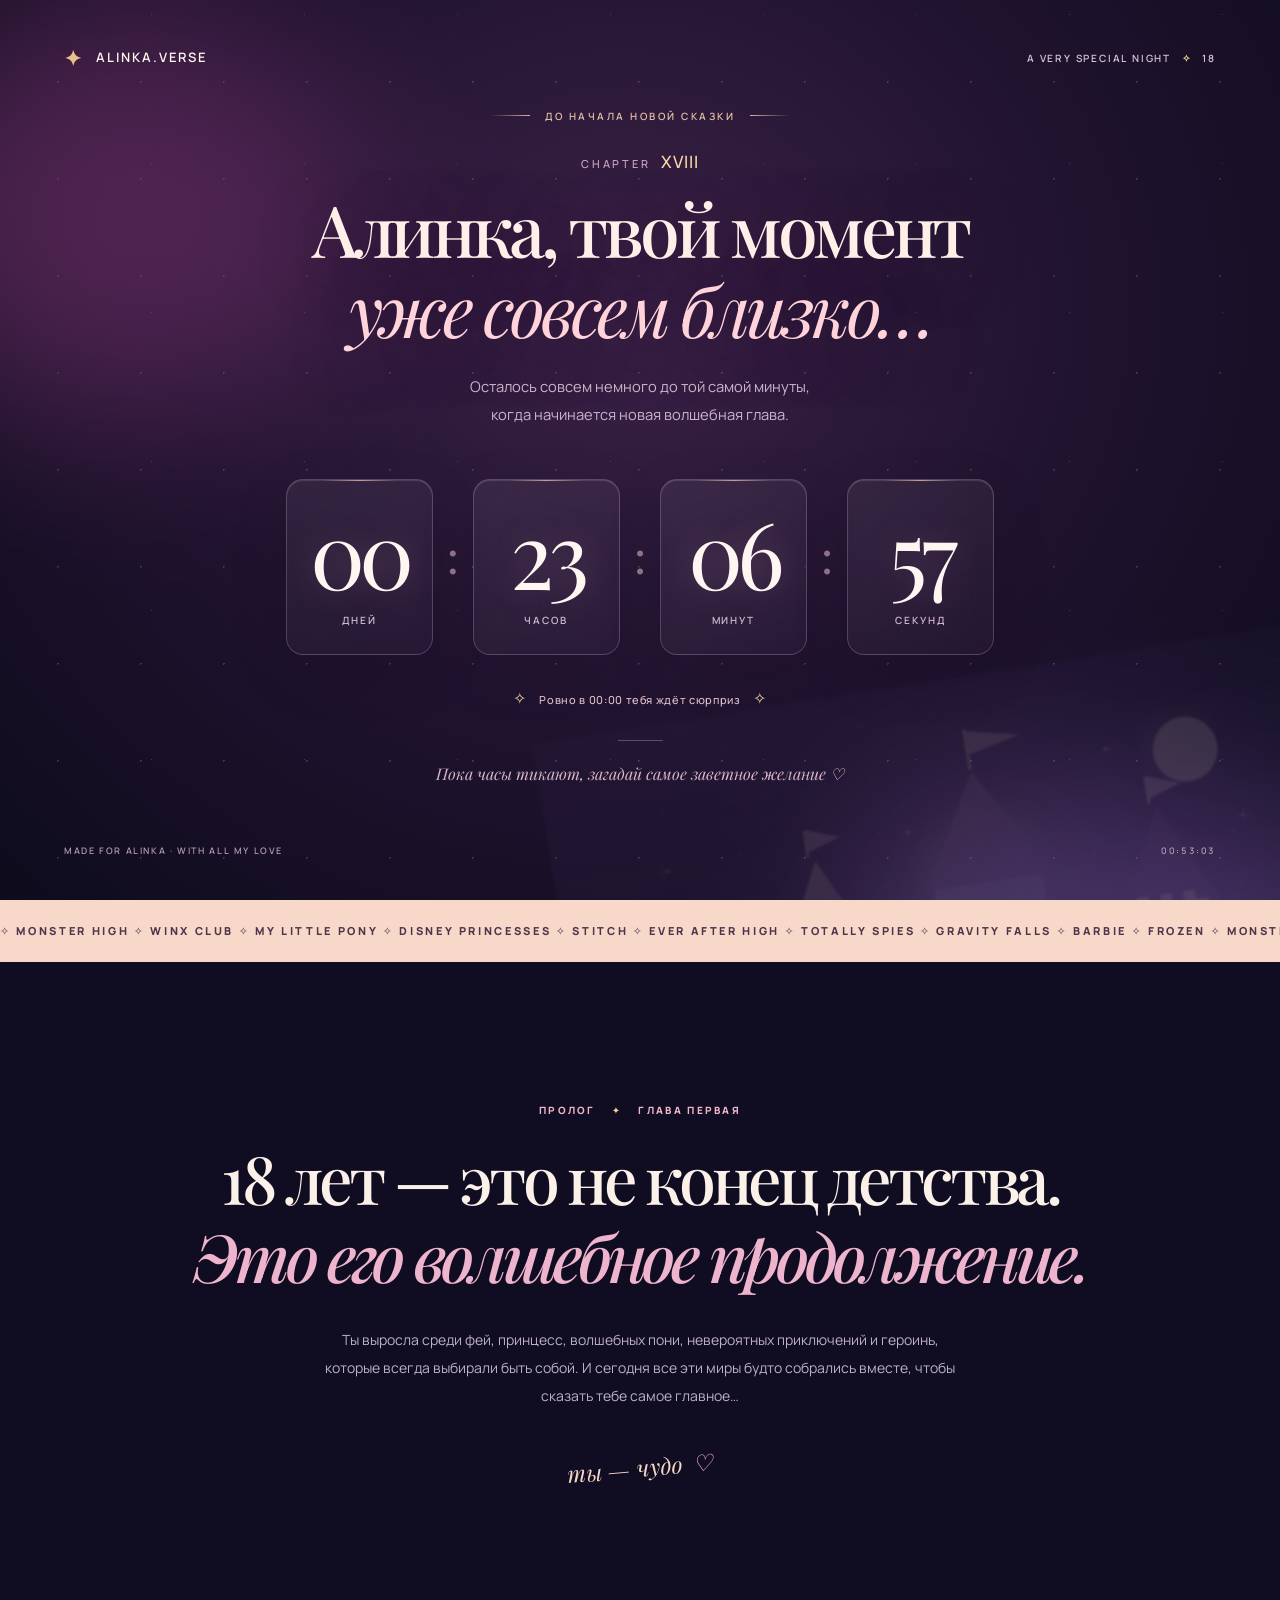
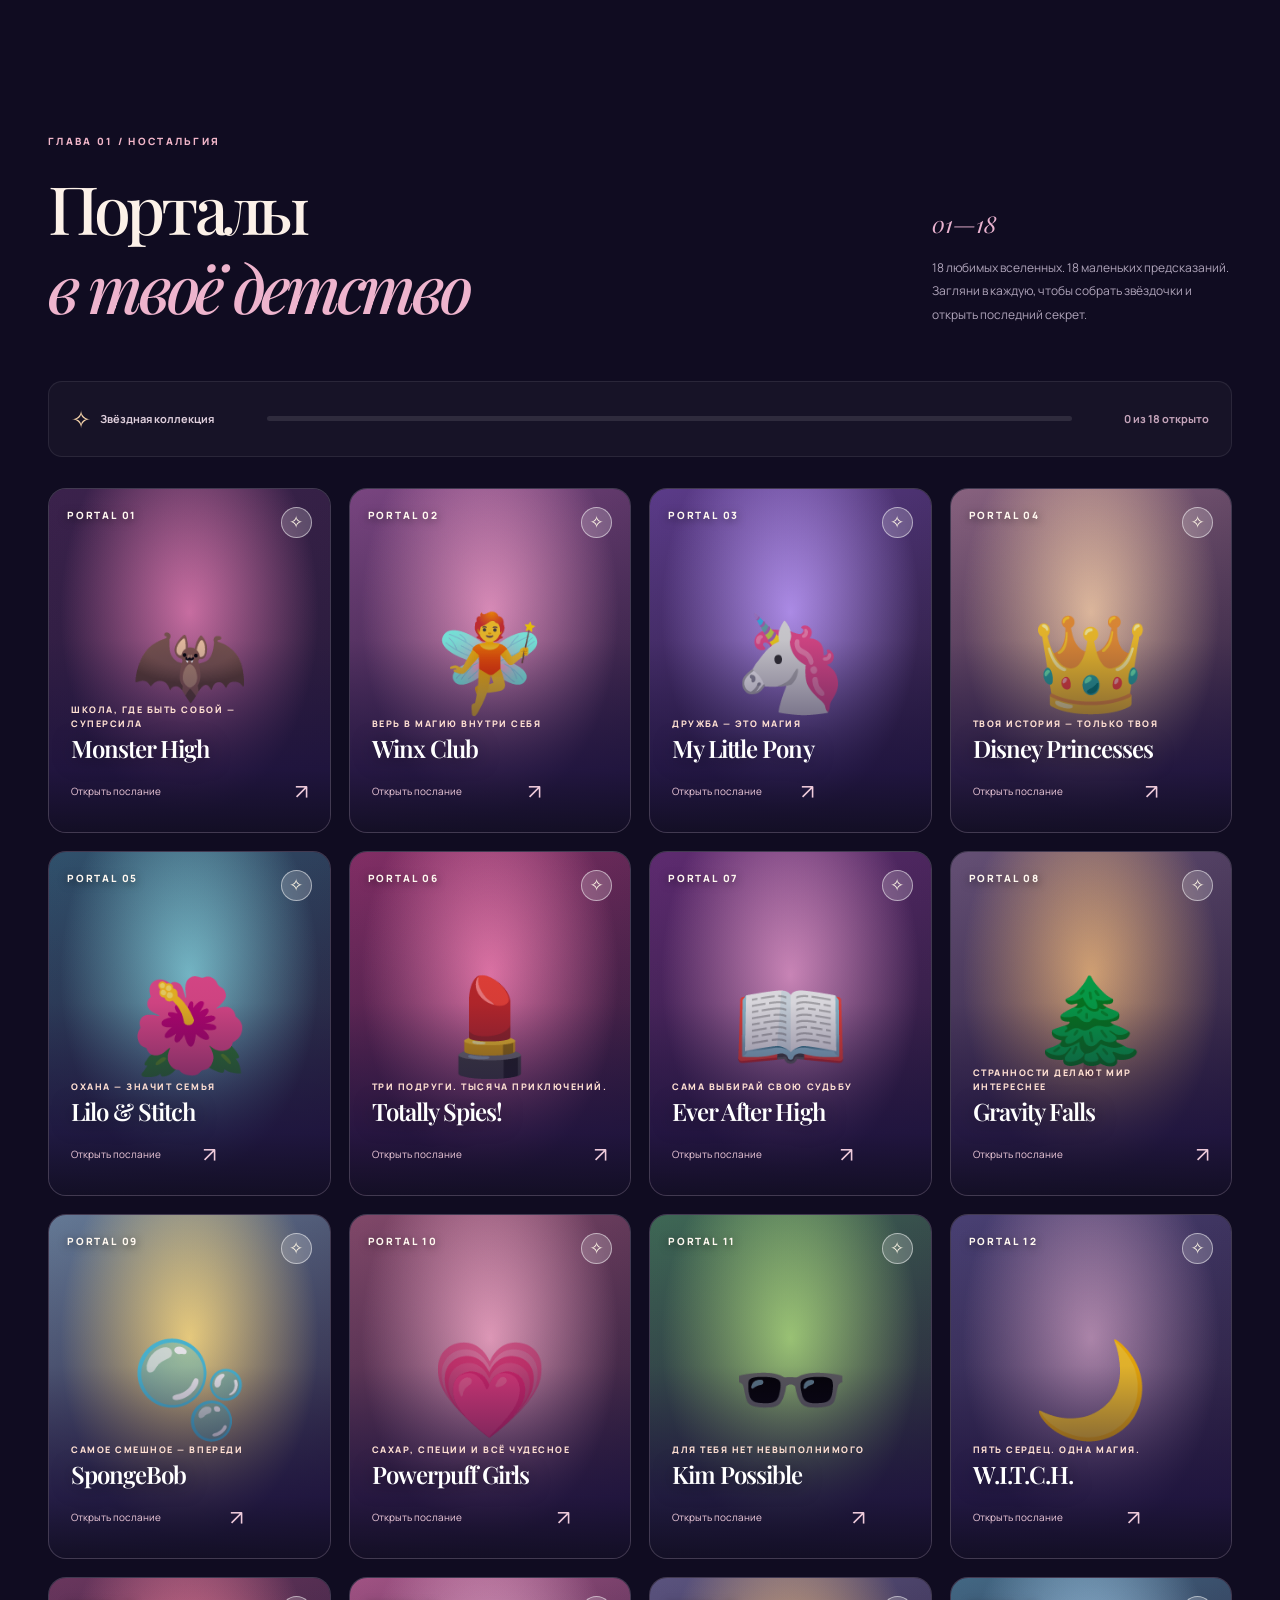
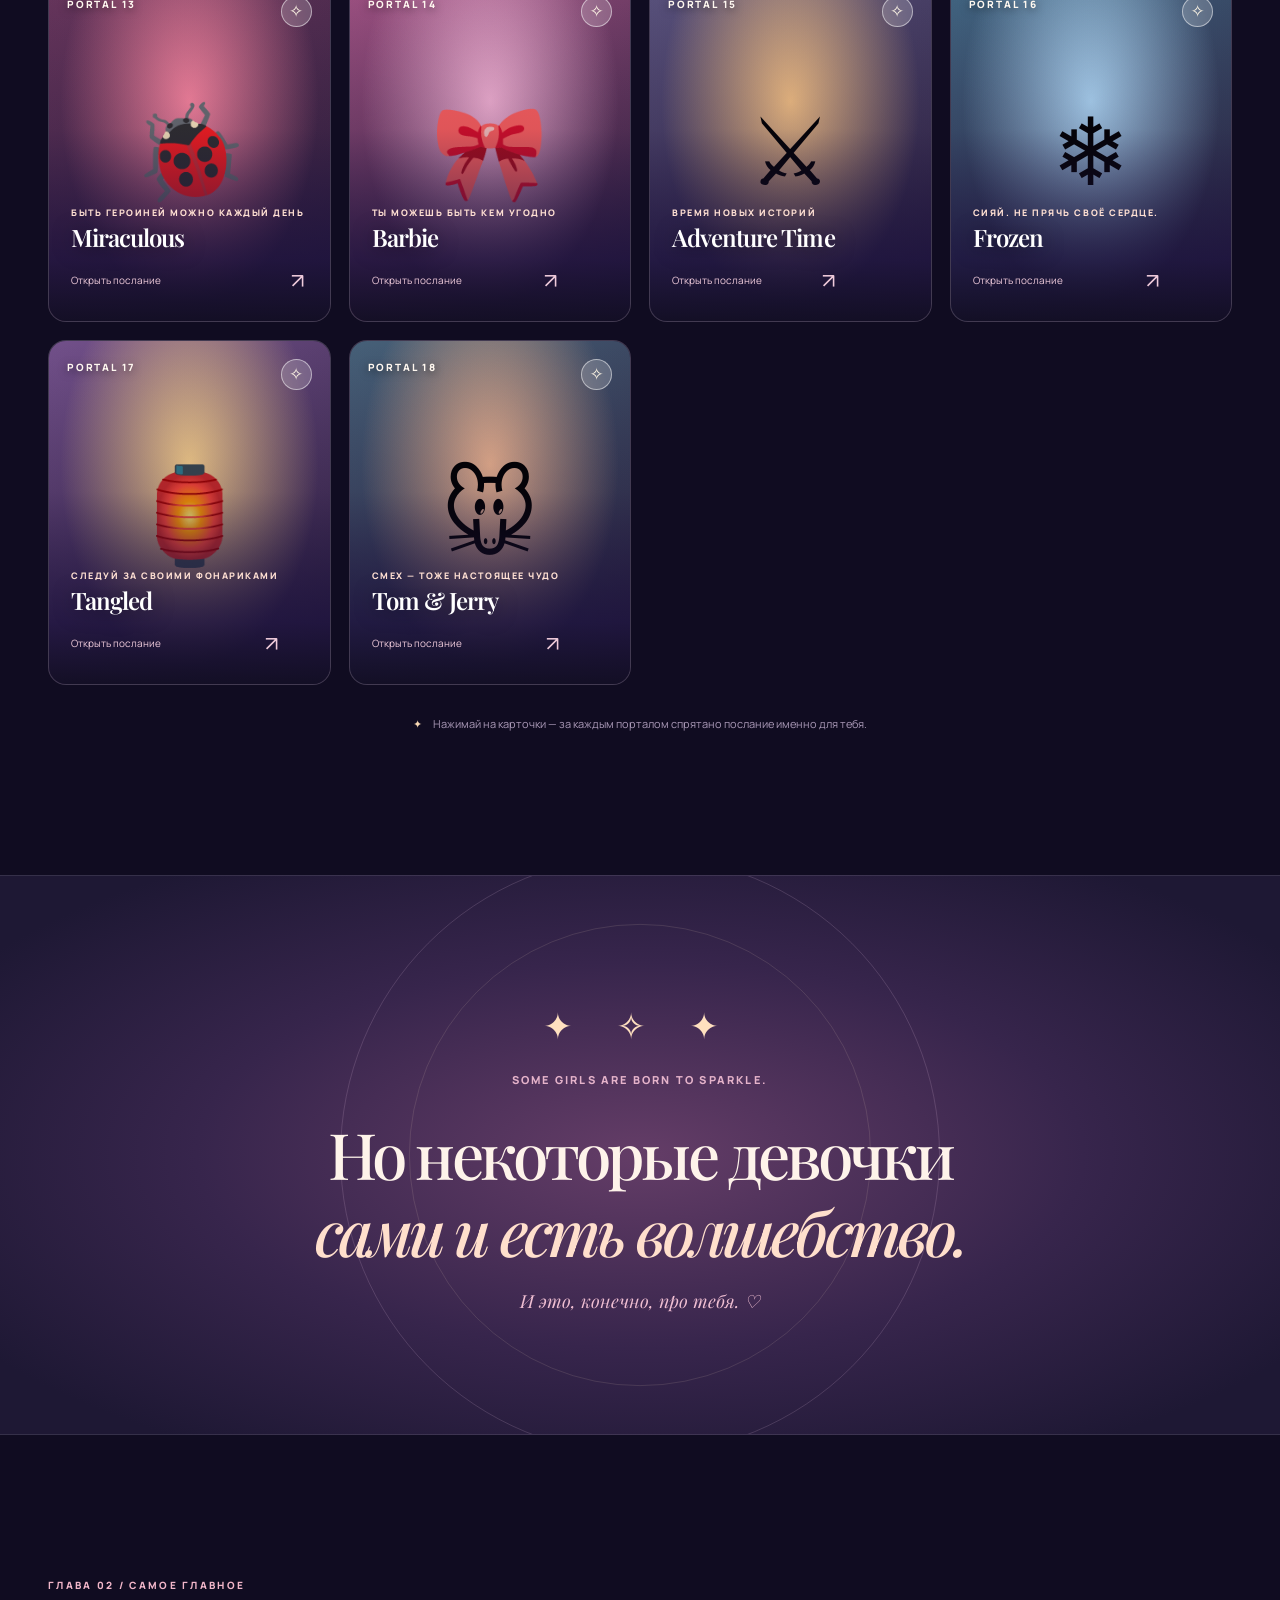
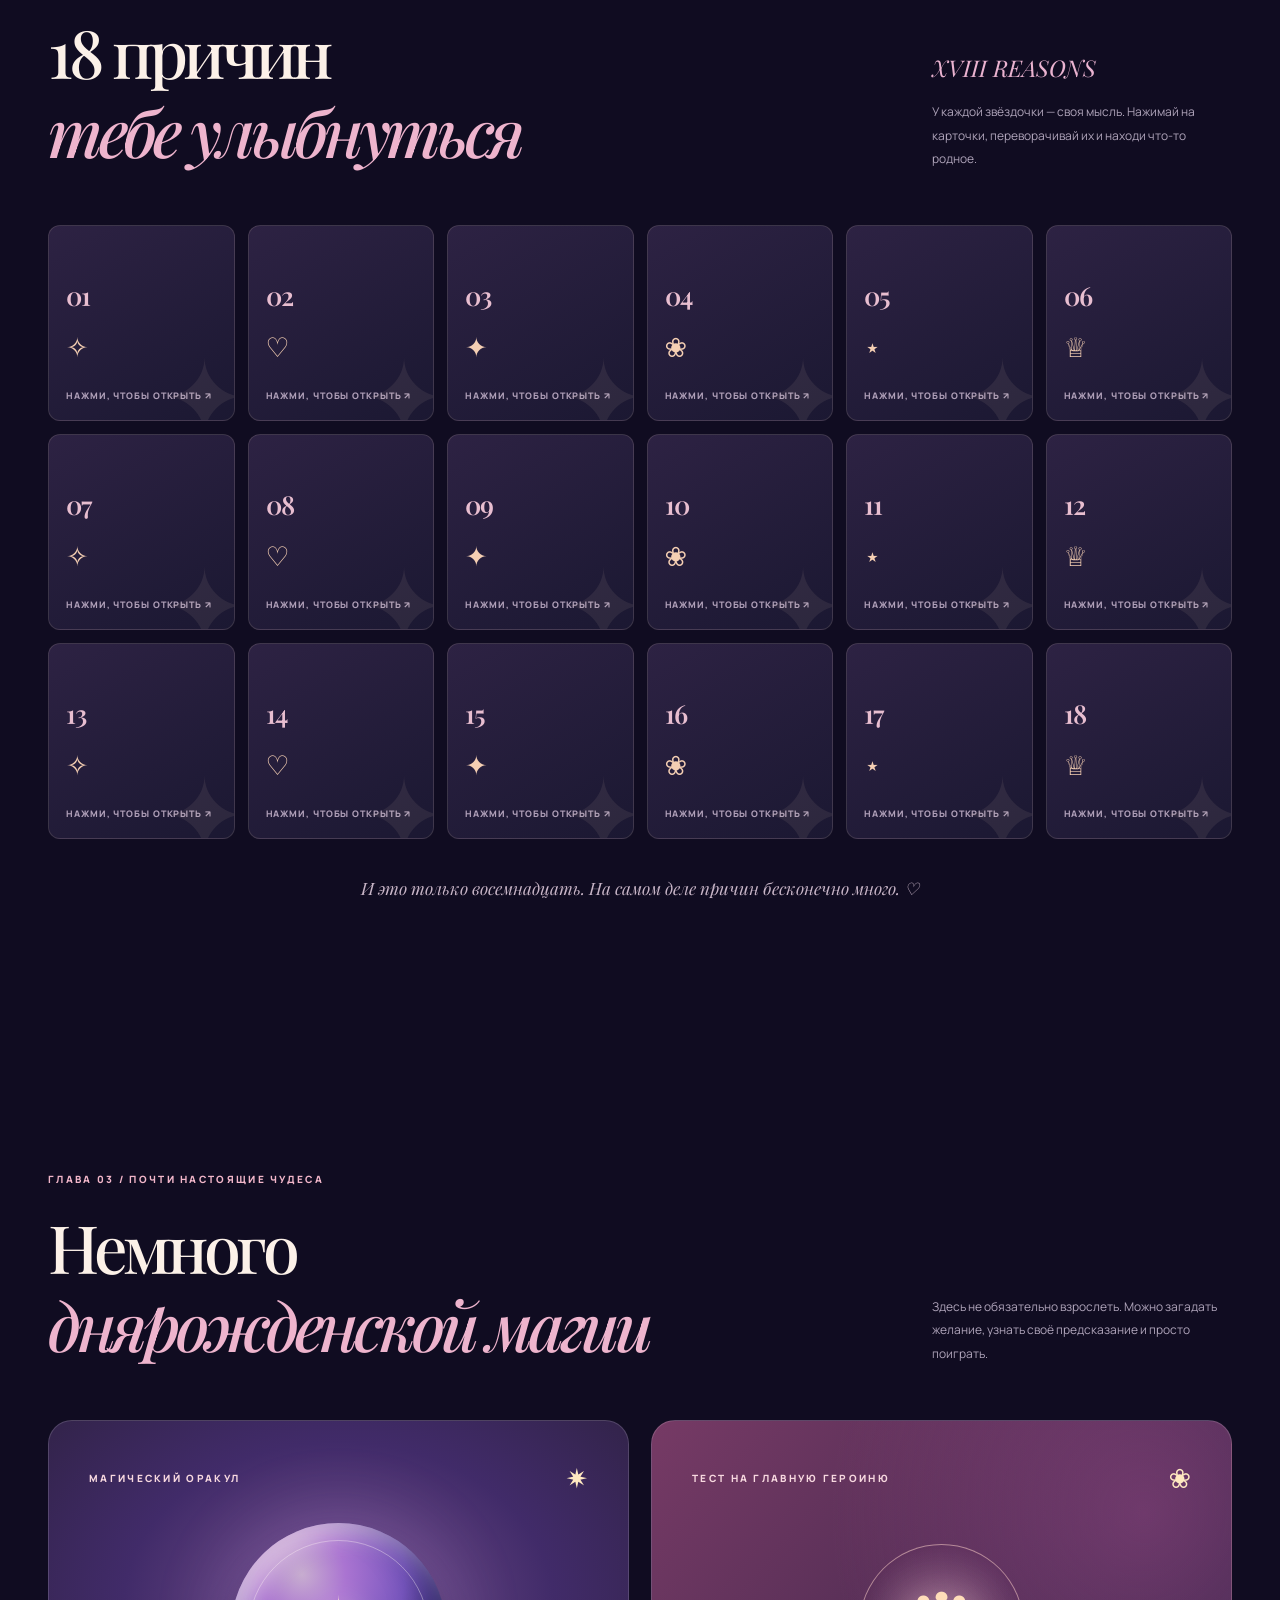
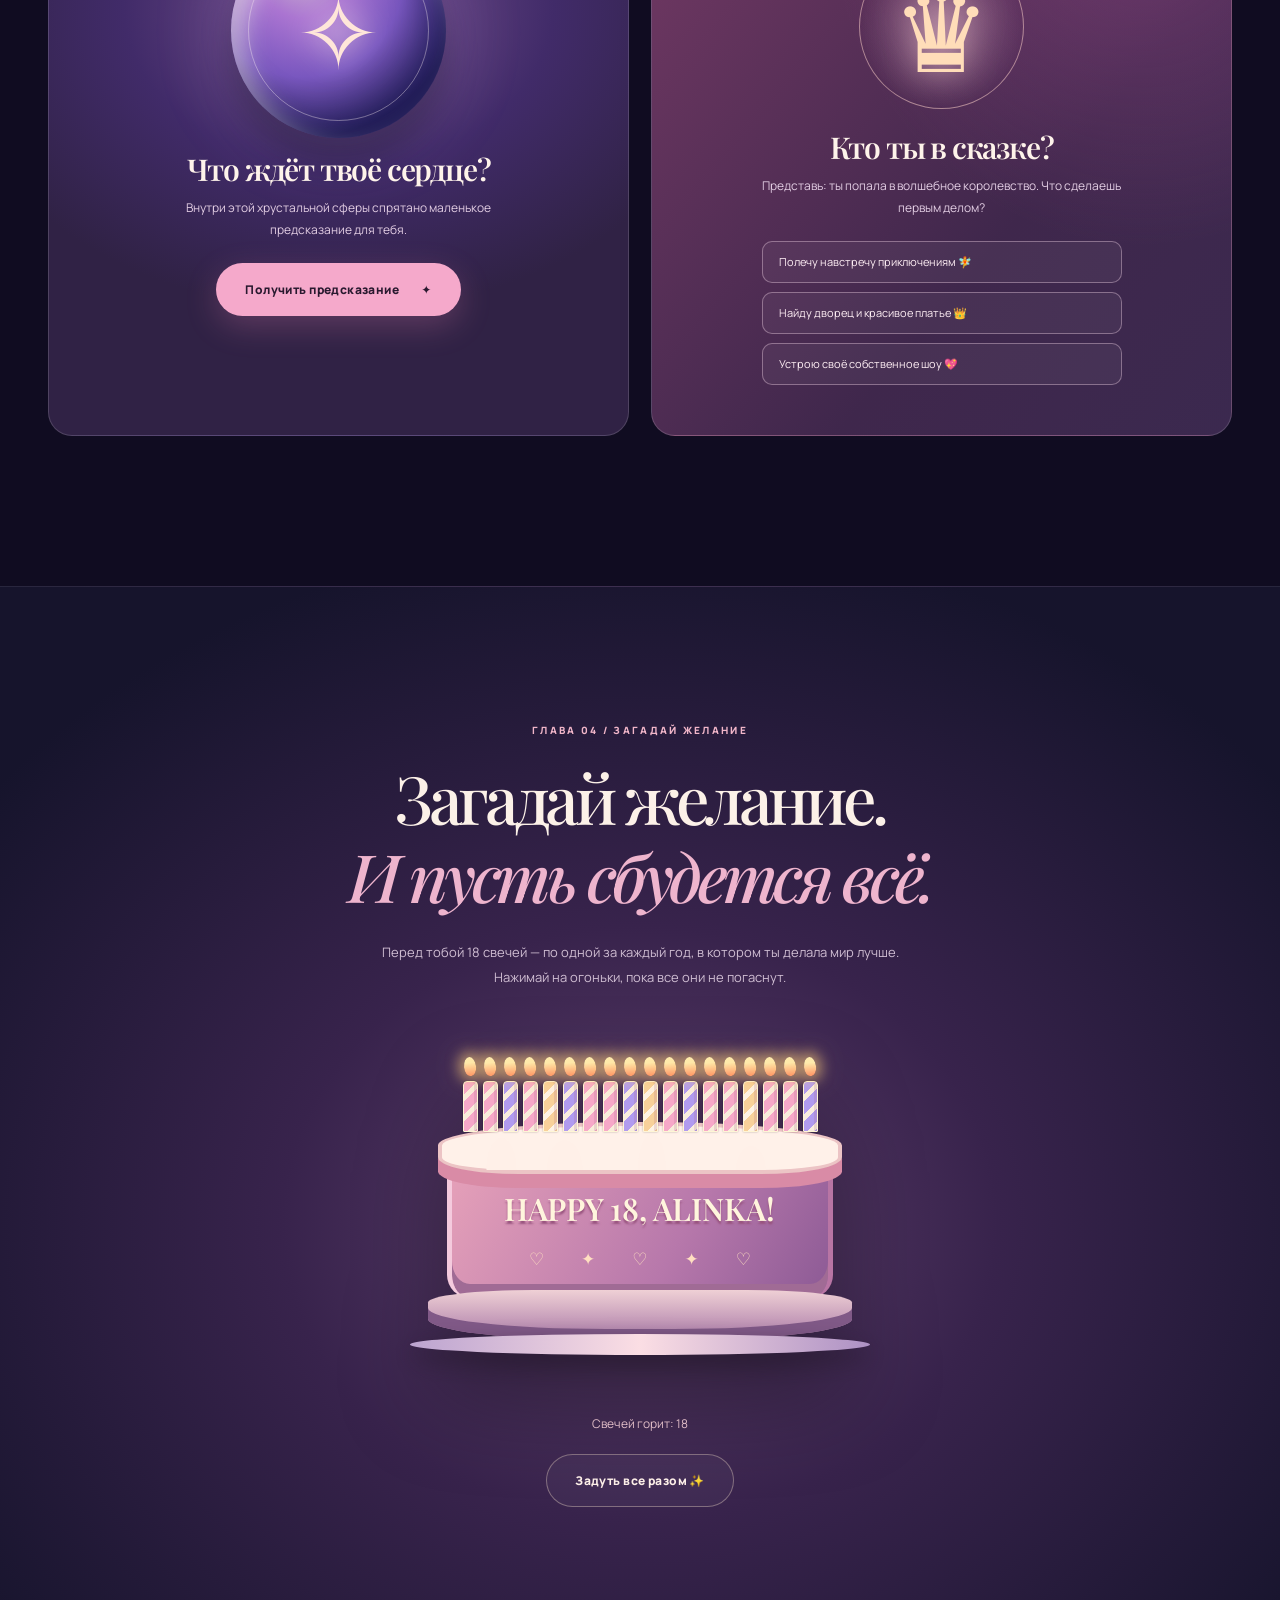
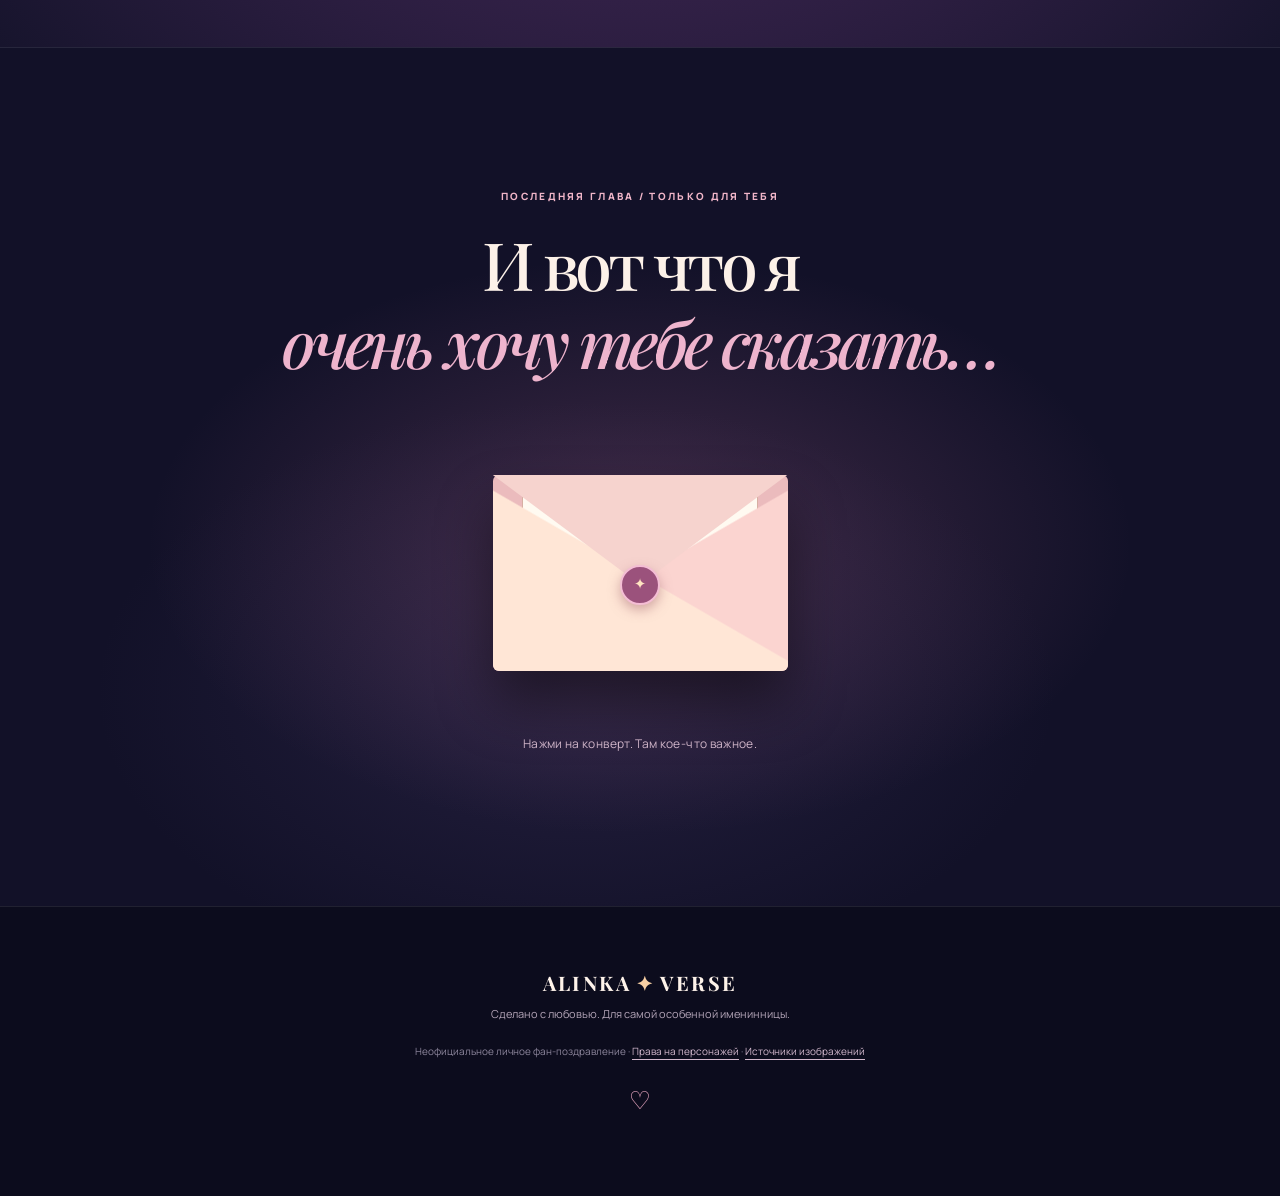
<file: index.html>
<!DOCTYPE html>
<html lang="ru">
<head>
<meta charset="UTF-8" />
<meta name="viewport" content="width=device-width, initial-scale=1, viewport-fit=cover" />
<meta name="theme-color" content="#120d26" />
<meta name="description" content="Волшебное поздравление Алинке с 18-летием. 18 миров детства, маленькие тайны и большая любовь." />
<meta property="og:title" content="Алинка, с 18-летием! ✨" />
<meta property="og:description" content="Для тебя открывается целая сказочная вселенная." />
<link rel="icon" href="assets/favicon.svg" type="image/svg+xml" />
<link rel="preconnect" href="https://fonts.googleapis.com" />
<link rel="preconnect" href="https://fonts.gstatic.com" crossorigin />
<link href="https://fonts.googleapis.com/css2?family=DM+Sans:wght@400;500;600;700&family=Manrope:wght@400;500;600;700;800&family=Playfair+Display:wght@400;500;600;700;800&display=swap" rel="stylesheet" />
<link rel="stylesheet" href="style.css" />
<link rel="stylesheet" href="countdown.css" />
<title>Алинка • The Eighteenth Chapter</title>
</head>
<body>
<canvas id="particles" aria-hidden="true"></canvas>
<div id="cursorHalo" aria-hidden="true"></div>
<div id="toast" class="toast" role="status" aria-live="polite"></div>

<!-- Экран ожидания полуночи: не меняет прежние разделы и интерактивы сайта -->
<section class="birthday-gate" id="birthdayGate" aria-label="Обратный отсчёт до полуночи">
  <div class="gate-stars" aria-hidden="true"></div>
  <div class="gate-atmosphere gate-atmosphere-one" aria-hidden="true"></div>
  <div class="gate-atmosphere gate-atmosphere-two" aria-hidden="true"></div>
  <div class="gate-topline"><span class="gate-logo"><span>✦</span> ALINKA.VERSE</span><span class="gate-top-right">A VERY SPECIAL NIGHT <span>✧</span> 18</span></div>
  <img class="gate-castle" src="assets/castle.svg" alt="" aria-hidden="true" />
  <div class="gate-content">
    <div class="gate-overline"><i></i> ДО НАЧАЛА НОВОЙ СКАЗКИ <i></i></div>
    <div class="gate-roman">CHAPTER <span>XVIII</span></div>
    <h1>Алинка, твой момент<br /><em>уже совсем близко…</em></h1>
    <p class="gate-subtitle">Осталось совсем немного до той самой минуты,<br />когда начинается новая волшебная глава.</p>
    <div class="countdown-clock" role="timer" aria-live="off" aria-label="Время до полуночи">
      <div class="count-cell"><strong id="countDays" aria-label="дней">00</strong><small>ДНЕЙ</small></div>
      <div class="count-separator">:</div>
      <div class="count-cell"><strong id="countHours" aria-label="часов">00</strong><small>ЧАСОВ</small></div>
      <div class="count-separator">:</div>
      <div class="count-cell"><strong id="countMinutes" aria-label="минут">00</strong><small>МИНУТ</small></div>
      <div class="count-separator count-last-separator">:</div>
      <div class="count-cell"><strong id="countSeconds" aria-label="секунд">00</strong><small>СЕКУНД</small></div>
    </div>
    <div class="gate-waiting"><span class="gate-waiting-spark">✧</span> <span id="gateTargetDescription">Ровно в 00:00 тебя ждёт сюрприз</span> <span class="gate-waiting-spark">✧</span></div>
    <div class="gate-mini-rule"></div>
    <div class="gate-footer-line">Пока часы тикают, загадай самое заветное желание <span>♡</span></div>
    <div class="gate-tests" id="gateTests" hidden>
       <div class="gate-test-label">✦ РЕЖИМ ПРОВЕРКИ · НЕ ВИДЕН ГОСТЯМ</div>
       <div class="gate-test-buttons"><button type="button" id="testCountdown">▶ Отсчёт 10 секунд</button><button type="button" id="testVideoNow">▶ Видео сейчас</button><button type="button" id="testSkip">↗ Открыть сайт</button><button type="button" id="testReset">↺ Сброс</button></div>
       <p id="testStatus" class="gate-test-status">Готово к тесту. Проверь обратный отсчёт и видео.</p>
    </div>
  </div>
  <div class="gate-bottom"><span>MADE FOR ALINKA · WITH ALL MY LOVE</span><span id="gateNow">00:00:00</span></div>
</section>

<section class="birthday-film" id="birthdayFilm" aria-label="Праздничное видео" hidden>
  <div class="birthday-film-header"><span>✧ A LITTLE SOMETHING FOR YOU</span><span>ALINKA · 18</span></div>
  <video id="birthdayVideo" class="birthday-video" playsinline preload="auto" controlslist="nodownload" aria-label="Поздравительное видео для Алинки"></video>
  <div class="film-shade" aria-hidden="true"></div>
  <div class="film-loader" id="filmLoader"><span class="film-loader-star">✦</span><p>Самое волшебное начинается…</p></div>
  <div class="film-message" id="filmMessage" hidden><h2>Твоё видео готово ♡</h2><p>Нажми на кнопку, чтобы воспроизвести его.</p><button class="film-btn" id="filmManualPlay" type="button">Включить видео ▶</button></div>
  <div class="film-error" id="filmError" hidden><span>✧</span><h2>Магия немного задержалась…</h2><p>Видео не найдено или браузер не смог его открыть. Положи свой MP4 в <b>media/birthday.mp4</b> — и всё заработает.</p><button id="filmRetry" class="film-btn" type="button">Попробовать снова</button></div>
  <div class="film-controls"><button id="filmSound" type="button" aria-label="Включить звук"><span id="filmSoundGlyph">◌</span> <span id="filmSoundText">Включить звук</span></button><button id="filmSkip" type="button">Перейти к сказке ↗</button></div>
  <div class="film-progress" aria-hidden="true"><div id="filmProgressFill"></div></div>
</section>

<div class="intro" id="intro" aria-label="Начало сказки">
  <div class="intro-stars" aria-hidden="true"></div>
  <div class="intro-book" aria-hidden="true"><div class="book-cover"><span class="book-star">✧</span><span class="book-number">XVIII</span><span class="book-line"></span><span class="book-caption">ALINKA'S FAIRYTALE</span></div><div class="book-pages"></div></div>
  <p class="eyebrow">Одно очень особенное приглашение</p>
  <h1>Эта сказка<br><em>написана для тебя.</em></h1>
  <p class="intro-sub">И сегодня в ней начинается самая красивая глава.</p>
  <button id="enterBtn" class="btn btn-gold btn-xl" type="button">Открыть сказку <span aria-hidden="true">✦</span></button>
  <span class="intro-note">Лучше смотреть со звуком и верой в чудеса ♡</span>
</div>

<header class="topbar" id="topbar">
 <a class="brand" href="#home" aria-label="Вернуться к началу"><span class="brand-symbol">✧</span><span>ALINKA<span class="brand-dot">.</span>VERSE</span><small>THE 18TH CHAPTER</small></a>
 <nav aria-label="Навигация"><a href="#worlds">Миры детства</a><a href="#wishes">18 желаний</a><a href="#magic">Чудеса</a><a href="#finale">Письмо</a></nav>
 <div class="top-actions"><div class="progress-chip" title="Собранные звёздочки"><span>✦</span><b id="topCollected">0</b><span class="muted">/ 18</span></div><button id="soundBtn" class="icon-button" type="button" aria-label="Включить музыку" title="Музыка"><svg viewBox="0 0 24 24" fill="none" stroke="currentColor" stroke-width="1.7"><path d="M9 18V5l12-2v13M9 9l12-2M9 18c0 2-2 3-4 3s-4-1-4-3 2-3 4-3 4 1 4 3Zm12-2c0 2-2 3-4 3s-4-1-4-3 2-3 4-3 4 1 4 3Z"/></svg></button></div>
</header>

<main>
<section class="hero" id="home">
 <div class="aurora aurora-one" aria-hidden="true"></div><div class="aurora aurora-two" aria-hidden="true"></div>
 <div class="hero-inner">
  <div class="hero-copy">
   <div class="hero-kicker"><span class="kicker-line"></span> TODAY IS YOUR DAY • A SPECIAL FAIRYTALE <span class="tiny-star">✦</span></div>
   <h2>С днём<br>рождения,<br><em>Алинка!</em></h2>
   <p class="hero-paragraph">Однажды маленькая девочка мечтала о волшебстве. И вот ей исполнилось <strong>18</strong> — но самое настоящее волшебство только начинается.</p>
   <div class="hero-buttons"><a class="btn btn-gold" href="#worlds">Начать путешествие <span>↗</span></a><button id="heroSurprise" class="btn btn-outline" type="button">Маленький сюрприз ♡</button></div>
   <div class="hero-scroll"><span class="scroll-line"></span><span>Листай вниз — чудеса уже ждут</span></div>
  </div>
  <div class="hero-scene" aria-hidden="true"><div class="moon-halo"></div><img src="assets/castle.svg" alt="" class="castle-image" /><div class="scene-18">18<span>лет волшебства</span></div><div class="scene-orbit orbit-one">✧</div><div class="scene-orbit orbit-two">✦</div><div class="scene-orbit orbit-three">♡</div>
   <div class="scene-sticker sticker-one"><div class="sticker-art"><b>🦇</b><img src="https://clipart-library.com/2023/41-418551_lagoona-blue-from-monster-high-hd-png-download.png" alt="" referrerpolicy="no-referrer" onerror="this.remove()" /></div><span>monster magic ✦</span></div>
   <div class="scene-sticker sticker-two"><div class="sticker-art"><b>🧚</b><img src="https://2.bp.blogspot.com/-EwMEgGxnL1k/U1Fvq_8e8fI/AAAAAAAAA4Y/QqC7-XjW1ZM/s1600/Love2_Group_1280x1024-1.jpg" alt="" referrerpolicy="no-referrer" onerror="this.remove()" /></div><span>fairy forever ♡</span></div>
   <div class="scene-sticker sticker-three"><div class="sticker-art"><b>🦄</b><img src="https://commons.wikimedia.org/wiki/Special:FilePath/My_Little_Pony_characters.png" alt="" referrerpolicy="no-referrer" onerror="this.remove()" /></div><span>friendship ✧</span></div>
 </div>
  <div class="hero-vertical">AN ENCHANTED BIRTHDAY EXPERIENCE <span>✧</span> MADE WITH LOVE</div>
 </div>
 <div class="hero-bottom"><span>✷</span><span>всё самое прекрасное — впереди</span><span>✷</span></div>
</section>

<div class="marquee" aria-hidden="true"><div class="marquee-track">✧ MONSTER HIGH ✧ WINX CLUB ✧ MY LITTLE PONY ✧ DISNEY PRINCESSES ✧ STITCH ✧ EVER AFTER HIGH ✧ TOTALLY SPIES ✧ GRAVITY FALLS ✧ BARBIE ✧ FROZEN ✧ MONSTER HIGH ✧ WINX CLUB ✧ MY LITTLE PONY ✧ DISNEY PRINCESSES ✧ STITCH ✧ EVER AFTER HIGH ✧ TOTALLY SPIES ✧ GRAVITY FALLS ✧ BARBIE ✧ FROZEN ✧</div></div>

<section class="section introduction reveal"><div class="section-narrow"><div class="section-overline">ПРОЛОГ <span>✦</span> ГЛАВА ПЕРВАЯ</div><h2 class="section-title">18 лет — это не конец детства.<br><em>Это его волшебное продолжение.</em></h2><p>Ты выросла среди фей, принцесс, волшебных пони, невероятных приключений и героинь, которые всегда выбирали быть собой. И сегодня все эти миры будто собрались вместе, чтобы сказать тебе самое главное…</p><div class="heart-stamp">ты — чудо <span>♡</span></div></div></section>

<section class="section worlds-section" id="worlds">
 <div class="section-top reveal"><div><div class="section-overline">ГЛАВА 01 / НОСТАЛЬГИЯ</div><h2 class="section-title">Порталы<br><em>в твоё детство</em></h2></div><div class="section-side"><span class="section-count">01—18</span><p>18 любимых вселенных. 18 маленьких предсказаний. Загляни в каждую, чтобы собрать звёздочки и открыть последний секрет.</p></div></div>
 <div class="world-progress"><div><span class="world-progress-glyph">✧</span><span>Звёздная коллекция</span></div><div class="progress-bar"><div id="progressFill"></div></div><span id="progressText">0 из 18 открыто</span></div>
 <div id="worldGrid" class="world-grid" aria-live="polite"></div>
 <p class="world-footnote"><span>✦</span> Нажимай на карточки — за каждым порталом спрятано послание именно для тебя.</p>
</section>

<section class="interlude reveal" aria-label="Поздравление"><div class="interlude-stars">✦ ✧ ✦</div><p>Some girls are born to sparkle.</p><h2>Но некоторые девочки<br><em>сами и есть волшебство.</em></h2><span>И это, конечно, про тебя. ♡</span></section>

<section class="section reasons-section" id="wishes">
 <div class="section-top reveal"><div><div class="section-overline">ГЛАВА 02 / САМОЕ ГЛАВНОЕ</div><h2 class="section-title">18 причин<br><em>тебе улыбнуться</em></h2></div><div class="section-side"><span class="section-count">XVIII REASONS</span><p>У каждой звёздочки — своя мысль. Нажимай на карточки, переворачивай их и находи что-то родное.</p></div></div>
 <div class="reasons-grid" id="reasonsGrid"></div>
 <p class="center-hint">И это только восемнадцать. На самом деле причин бесконечно много. ♡</p>
</section>

<section class="section magic-section" id="magic">
 <div class="section-top reveal"><div><div class="section-overline">ГЛАВА 03 / ПОЧТИ НАСТОЯЩИЕ ЧУДЕСА</div><h2 class="section-title">Немного<br><em>днярожденской магии</em></h2></div><div class="section-side"><p>Здесь не обязательно взрослеть. Можно загадать желание, узнать своё предсказание и просто поиграть.</p></div></div>
 <div class="magic-grid">
  <article class="magic-card fortune-card reveal"><div class="magic-card-top"><span class="micro-label">МАГИЧЕСКИЙ ОРАКУЛ</span><span class="card-deco">✷</span></div><div class="fortune-orb"><div class="fortune-orb-inside">✧</div></div><h3>Что ждёт твоё сердце?</h3><p id="fortuneText">Внутри этой хрустальной сферы спрятано маленькое предсказание для тебя.</p><button id="fortuneBtn" class="btn btn-pink" type="button">Получить предсказание <span>✦</span></button></article>
  <article class="magic-card quiz-card reveal"><div class="magic-card-top"><span class="micro-label">ТЕСТ НА ГЛАВНУЮ ГЕРОИНЮ</span><span class="card-deco">❀</span></div><div class="quiz-icon">♛</div><h3>Кто ты в сказке?</h3><p id="quizPrompt">Представь: ты попала в волшебное королевство. Что сделаешь первым делом?</p><div id="quizOptions" class="quiz-options"><button type="button" data-result="fairy">Полечу навстречу приключениям 🧚</button><button type="button" data-result="princess">Найду дворец и красивое платье 👑</button><button type="button" data-result="rebel">Устрою своё собственное шоу 💖</button></div><div id="quizResult" class="quiz-result" hidden></div></article>
 </div>
</section>

<section class="section cake-section" id="cake"><div class="cake-content reveal"><div class="section-overline">ГЛАВА 04 / ЗАГАДАЙ ЖЕЛАНИЕ</div><h2 class="section-title">Загадай желание.<br><em>И пусть сбудется всё.</em></h2><p>Перед тобой 18 свечей — по одной за каждый год, в котором ты делала мир лучше. Нажимай на огоньки, пока все они не погаснут.</p><div class="cake-scene"><div class="candle-row" id="candles" aria-label="18 интерактивных свечей"></div><div class="cake-top"><span class="icing-drops"></span></div><div class="cake-middle"><div class="cake-message">HAPPY 18, ALINKA!</div><div class="cake-hearts">♡ ✦ ♡ ✦ ♡</div></div><div class="cake-bottom"></div><div class="cake-plate"></div></div><div class="candle-status" id="candleStatus">Свечей горит: 18</div><button id="blowAll" class="btn btn-outline" type="button">Задуть все разом ✨</button></div></section>

<section class="section finale-section" id="finale"><div class="finale-glow" aria-hidden="true"></div><div class="finale-content reveal"><div class="section-overline">ПОСЛЕДНЯЯ ГЛАВА / ТОЛЬКО ДЛЯ ТЕБЯ</div><h2 class="section-title">И вот что я<br><em>очень хочу тебе сказать…</em></h2><div class="envelope-area"><button class="envelope" id="openLetter" type="button" aria-label="Открыть личное письмо"><div class="envelope-back"></div><div class="envelope-paper"><span>For Alinka</span><i>♡</i></div><div class="envelope-front"></div><div class="envelope-flap"></div><div class="envelope-seal">✦</div></button></div><p class="open-hint">Нажми на конверт. Там кое-что важное.</p></div></section>

<footer class="footer"><div class="footer-logo">ALINKA<span>✦</span>VERSE</div><p>Сделано с любовью. Для самой особенной именинницы.</p><small>Неофициальное личное фан-поздравление · <a href="THIRD_PARTY_NOTICES.md" target="_blank" rel="noopener">Права на персонажей</a> · <a href="CREDITS.md" target="_blank" rel="noopener">Источники изображений</a></small><div class="footer-heart">♡</div></footer>
</main>

<div id="worldModal" class="modal" aria-hidden="true" role="dialog" aria-modal="true" aria-labelledby="worldModalTitle"><div class="modal-backdrop" data-close="worldModal"></div><div class="modal-panel world-modal-panel"><button class="modal-close" data-close="worldModal" aria-label="Закрыть">×</button><div class="modal-image" id="worldModalImage"><div class="modal-image-fallback">✧</div></div><div class="modal-copy"><div class="micro-label" id="worldModalLabel"></div><h2 id="worldModalTitle"></h2><p class="modal-characters" id="worldModalCharacters"></p><div class="modal-wish" id="worldModalWish"></div><button id="collectBtn" class="btn btn-gold" type="button">Забрать свою звёздочку ✦</button></div></div></div>
<div id="letterModal" class="modal" aria-hidden="true" role="dialog" aria-modal="true" aria-labelledby="letterTitle"><div class="modal-backdrop" data-close="letterModal"></div><div class="modal-panel letter-modal-panel"><button class="modal-close" data-close="letterModal" aria-label="Закрыть">×</button><div class="letter-decoration">✧ ✦ ✧</div><div class="micro-label">TO THE GIRL WHO MAKES THE WORLD BRIGHTER</div><h2 id="letterTitle">Моя дорогая Алинка…</h2><div class="letter-body"><p>Сегодня тебе восемнадцать. Восемнадцать лет улыбок, мечтаний, маленьких побед, огромных чувств и историй, которые сделали тебя именно такой, какая ты есть.</p><p>Я хочу, чтобы ты никогда не забывала: тебе не нужно быть идеальной, чтобы быть невероятной. Ты уже такая. С твоим характером, твоим смехом, твоими странностями, твоей добротой и твоим особенным светом.</p><p>Пусть рядом всегда будут люди, которые ценят твоё сердце. Пусть мечты перестают казаться невозможными, а каждый новый год дарит не только взрослые решения, но и детскую способность радоваться самым простым вещам.</p><p>Не теряй ту маленькую девочку, которая верила в фей, дружбу, сказки и чудеса. Потому что самое красивое в тебе — то, что ты умеешь создавать это волшебство сама.</p><p class="letter-emphasis">С днём рождения, моя хорошая. Я тебя очень люблю. ♡</p></div><div class="letter-signature">С бесконечной нежностью <span>✧</span></div><div class="letter-actions"><button id="letterFireworks" class="btn btn-pink" type="button">Ещё немного магии ✨</button><button id="shareBtn" class="btn btn-outline" type="button">Поделиться сказкой ↗</button></div></div></div>
<div id="secretModal" class="modal" aria-hidden="true" role="dialog" aria-modal="true" aria-labelledby="secretTitle"><div class="modal-backdrop" data-close="secretModal"></div><div class="modal-panel secret-panel"><button class="modal-close" data-close="secretModal" aria-label="Закрыть">×</button><div class="secret-glyph">☾</div><span class="micro-label">СЕКРЕТНАЯ КОМНАТА</span><h2 id="secretTitle">Тсс… ты нашла тайну!</h2><p>Даже если весь мир вдруг перестанет верить в сказки, я всё равно буду верить в твою. Потому что в ней есть ты. И это самое настоящее чудо.</p><strong>Люблю тебя до Луны и обратно. ♡</strong></div></div>

<script src="countdown-config.js" defer></script>
<script src="app.js" defer></script>
<script src="countdown.js" defer></script>
</body>
</html>
</file>
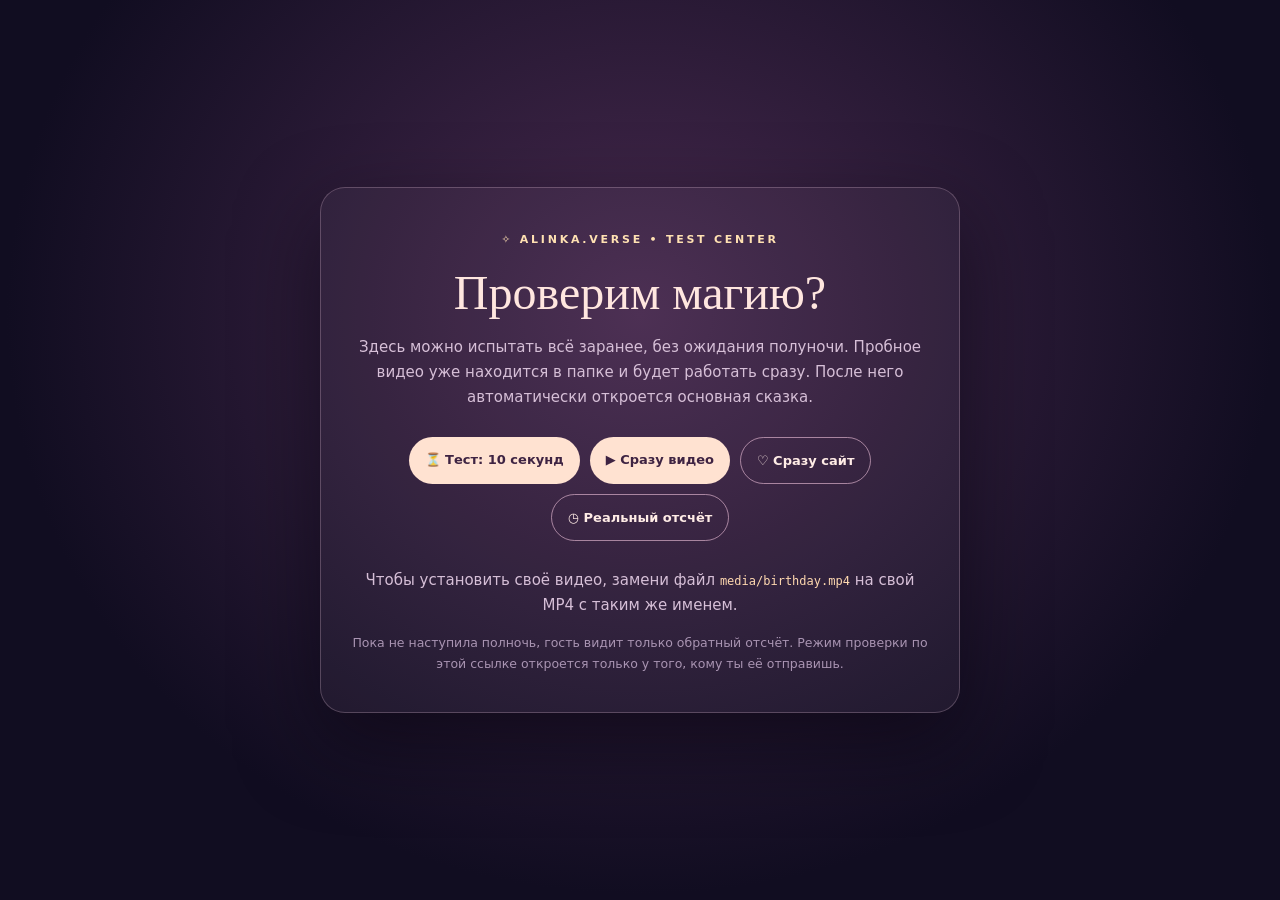
<file: ПРОВЕРИТЬ.html>
<!doctype html><html lang="ru"><head><meta charset="UTF-8"><meta name="viewport" content="width=device-width,initial-scale=1"><title>Проверка · ALINKA.VERSE</title><style>*{box-sizing:border-box}body{min-height:100vh;margin:0;display:grid;place-items:center;padding:24px;background:radial-gradient(ellipse at 50% 35%,#47294e,#110d21 70%);color:#fff0eb;font:15px/1.65 system-ui,Arial,sans-serif}main{text-align:center;max-width:640px;padding:38px 28px;border:1px solid #edc9de40;border-radius:25px;background:#ffffff09;box-shadow:0 30px 80px #03020980}b.top{color:#ffe1b2;letter-spacing:.25em;font-size:11px}h1{font:normal 48px/1.1 Georgia,serif;margin:16px 0;color:#ffe6df}p{color:#d6bfd7}div.actions{display:flex;gap:10px;justify-content:center;flex-wrap:wrap;margin:27px 0}a{background:#ffe2d1;color:#3e2342;text-decoration:none;padding:12px 16px;border-radius:100px;font-weight:700;font-size:13px}a.secondary{background:transparent;border:1px solid #ebbed7a0;color:#ffece6}code{font-size:12px;color:#ffd9b0}small{display:block;color:#a994b2}</style></head><body><main><b class="top">✧ ALINKA.VERSE • TEST CENTER</b><h1>Проверим магию?</h1><p>Здесь можно испытать всё заранее, без ожидания полуночи. Пробное видео уже находится в папке и будет работать сразу. После него автоматически откроется основная сказка.</p><div class="actions"><a href="index.html?test=1&seconds=10">⏳ Тест: 10 секунд</a><a href="index.html?test=1&video=1">▶ Сразу видео</a><a class="secondary" href="index.html?test=1&site=1">♡ Сразу сайт</a><a class="secondary" href="index.html">◷ Реальный отсчёт</a></div><p>Чтобы установить своё видео, замени файл <code>media/birthday.mp4</code> на свой MP4 с таким же именем.</p><small>Пока не наступила полночь, гость видит только обратный отсчёт. Режим проверки по этой ссылке откроется только у того, кому ты её отправишь.</small></main></body></html>
</file>
<file: style.css>
:root{--ink:#100c21;--ink-2:#211630;--cream:#fff5ea;--paper:#fff6ed;--text:#fef3ea;--muted:#bbb0cc;--gold:#f1d6a6;--rose:#f5a8c7;--lilac:#bd9cf9;--line:rgba(255,233,214,.15);--serif:'Playfair Display',Georgia,serif;--sans:'Manrope','DM Sans',system-ui,sans-serif}
*,*::before,*::after{box-sizing:border-box}html{scroll-behavior:smooth;scroll-padding-top:100px}body{margin:0;background:var(--ink);color:var(--text);font-family:var(--sans);font-size:15px;line-height:1.65;overflow-x:hidden}body.modal-open,body.intro-active{overflow:hidden}::selection{background:var(--rose);color:#291229}a{color:inherit;text-decoration:none}button{font:inherit;cursor:pointer}button:focus-visible,a:focus-visible{outline:2px solid #ffe0a5;outline-offset:5px}button:disabled{cursor:default}img{max-width:100%;display:block}h1,h2,h3,p{margin-top:0}em{font-style:italic;font-weight:500}#particles{position:fixed;inset:0;width:100%;height:100%;pointer-events:none;z-index:16;opacity:.85}#cursorHalo{position:fixed;left:0;top:0;width:260px;height:260px;background:radial-gradient(circle,rgba(251,192,231,.065),transparent 70%);transform:translate(-50%,-50%);pointer-events:none;z-index:3}main,header,footer{position:relative}main{overflow:hidden}.btn{display:inline-flex;align-items:center;justify-content:center;gap:22px;min-height:53px;padding:14px 28px;border-radius:100px;border:1px solid transparent;font-size:12px;letter-spacing:.035em;font-weight:800;transition:transform .3s,background .3s,border-color .3s,box-shadow .3s;text-align:center}.btn:hover{transform:translateY(-3px)}.btn:active{transform:scale(.97)}.btn-gold{background:linear-gradient(120deg,#ffe9c1,#f7cea7 53%,#fbdcbb);box-shadow:0 9px 34px rgba(237,172,139,.18);color:#362538}.btn-gold:hover{box-shadow:0 12px 45px rgba(237,172,139,.28)}.btn-outline{color:#fff1ea;border:1px solid rgba(255,234,210,.35);background:rgba(255,255,255,.035)}.btn-outline:hover{background:rgba(255,255,255,.105);border-color:rgba(255,235,214,.65)}.btn-pink{background:#f5a9cb;color:#29192f;box-shadow:0 10px 32px rgba(249,137,188,.23)}.btn-xl{padding:17px 43px;min-height:61px;font-size:13px}.eyebrow,.micro-label,.section-overline{font-size:10px;letter-spacing:.23em;text-transform:uppercase;font-weight:800}.micro-label{color:#ac8c89}.toast{position:fixed;bottom:27px;left:50%;z-index:100;transform:translate(-50%,100px);opacity:0;pointer-events:none;background:#fff0df;color:#392a43;border-radius:100px;box-shadow:0 20px 50px #0006;max-width:90vw;text-align:center;font-size:12px;font-weight:800;padding:13px 24px;transition:transform .4s,opacity .4s}.toast.visible{transform:translate(-50%,0);opacity:1}
/* The enchanted invitation */
.intro{position:fixed;z-index:99;inset:0;background:radial-gradient(ellipse 70% 52% at 50% 45%,#583564 0,#2a1b40 48%,#0d0a1b 100%);display:flex;align-items:center;justify-content:center;flex-direction:column;text-align:center;padding:35px;transition:opacity .9s,visibility .9s}.intro.hidden{opacity:0;visibility:hidden;pointer-events:none}.intro:before,.intro:after{content:'✦';position:absolute;color:#ffe7b0;opacity:.55;font-size:30px;left:17%;top:24%;animation:twinkle 4s infinite}.intro:after{left:auto;top:auto;right:19%;bottom:22%;font-size:20px;animation-delay:1.3s}.intro-stars{position:absolute;inset:0;background-image:radial-gradient(#ffe2c2 1px,transparent 1.5px),radial-gradient(#ffcbe9 1px,transparent 1.5px);background-size:120px 110px,180px 170px;background-position:14px 27px,77px 82px;opacity:.35;pointer-events:none}.intro-book{position:relative;width:152px;height:202px;transform:perspective(700px) rotateY(-15deg) rotateZ(-8deg);filter:drop-shadow(0 28px 35px rgba(0,0,0,.4));margin-bottom:35px;animation:bookFloat 5s ease-in-out infinite}.book-cover{position:absolute;inset:0;background:linear-gradient(135deg,#875373,#3e2957 54%,#291c3e);border-radius:7px 14px 14px 7px;border:2px solid #e5b69a;box-shadow:inset 10px 0 #ffffff12,inset 14px 0 #ffffff08,5px 6px #a88c85;display:flex;align-items:center;justify-content:center;flex-direction:column}.book-cover:after{content:'';position:absolute;inset:12px;border:1px solid #e5b69a9d;border-radius:4px 9px 9px 4px;pointer-events:none}.book-star{font-size:32px;line-height:1;color:#ffe5b2}.book-number{font-family:var(--serif);font-size:48px;color:#ffdfae;letter-spacing:-.055em}.book-line{height:1px;background:#f9d5a6;width:60px;margin:8px}.book-caption{font-size:6px;color:#ffeac1;letter-spacing:.28em}.book-pages{position:absolute;top:12px;right:-6px;bottom:3px;width:9px;border-radius:0 7px 7px 0;background:repeating-linear-gradient(180deg,#f6dcbf 0 3px,#ad8790 3px 4px);z-index:-1}.intro>.eyebrow{color:#edb6d5;margin:0 0 12px;z-index:2}.intro h1{font:500 clamp(37px,5.5vw,73px)/1.2 var(--serif);letter-spacing:-.055em;margin:0 0 17px;z-index:2}.intro h1 em{color:#ffcfdb}.intro-sub{font-size:13px;color:#d7c1d3;max-width:410px;margin:0 0 33px;z-index:2}.intro .btn,.intro-note{z-index:2}.intro-note{position:absolute;bottom:30px;opacity:.62;font-size:10px;letter-spacing:.08em}
/* Navigation */
.topbar{position:absolute;z-index:50;top:0;left:0;width:100%;height:92px;display:flex;align-items:center;justify-content:space-between;padding:0 max(38px,calc((100vw - 1430px)/2));gap:28px;border-bottom:1px solid rgba(255,255,255,.085)}.brand{font-size:18px;letter-spacing:.13em;font-weight:800;display:flex;align-items:center;gap:8px;white-space:nowrap}.brand-symbol{color:#f9d7a5;font-size:33px;font-weight:400;line-height:1}.brand-dot{color:#e69ac8}.brand small{font-size:8px;letter-spacing:.18em;color:#c2b5ca;margin:2px 0 0 4px;font-weight:700}.topbar nav{display:flex;gap:34px}.topbar nav a{font-size:11px;font-weight:600;color:#ded5e3;transition:color .3s}.topbar nav a:hover{color:#ffdaac}.top-actions{display:flex;gap:15px;align-items:center}.progress-chip{display:flex;align-items:center;gap:6px;background:rgba(255,255,255,.08);border:1px solid #ffffff26;border-radius:100px;padding:7px 13px;font-size:11px;white-space:nowrap}.progress-chip>span:first-child{color:#ffd797;font-size:18px;line-height:1}.progress-chip .muted{color:#a49bae}.icon-button{width:39px;height:39px;display:grid;place-items:center;border:1px solid #ffffff30;border-radius:50%;color:#fff5e8;background:#ffffff0c;transition:background .3s,transform .3s}.icon-button:hover{background:#ffffff22;transform:scale(1.06)}.icon-button svg{width:17px;height:17px}.icon-button.sound-on{background:#ffdfbc2e;color:#ffe0ad}
/* Hero */
.hero{min-height:860px;height:min(960px,100svh);max-height:none;position:relative;background:radial-gradient(ellipse at 85% 69%,#62427b 0,transparent 56%),linear-gradient(115deg,#101026 0,#1a1535 45%,#352448 100%);overflow:hidden}.hero:after{content:'';position:absolute;inset:auto 0 0;height:230px;background:linear-gradient(0deg,#110f23,transparent);pointer-events:none}.aurora{position:absolute;width:700px;height:800px;border-radius:50%;filter:blur(140px);opacity:.27;pointer-events:none}.aurora-one{background:#b665b0;right:-60px;top:60px}.aurora-two{background:#46618f;left:-400px;top:210px}.hero-inner{height:100%;width:min(100% - 96px,1430px);margin:auto;display:flex;align-items:center;position:relative}.hero-copy{position:relative;z-index:5;width:50%;padding-top:66px}.hero-kicker{display:flex;align-items:center;gap:13px;font-size:10px;letter-spacing:.17em;font-weight:700;color:#ecbad2;margin:0 0 30px}.kicker-line{width:28px;height:1px;background:#e9b2c8}.tiny-star{color:#ffddab}.hero h2{font:500 clamp(70px,7.2vw,116px)/1.04 var(--serif);letter-spacing:-.065em;margin:0 0 27px;text-shadow:0 4px 36px #18122826}.hero h2 em{background:linear-gradient(95deg,#f8d2db,#fad6ad,#fad3cf);-webkit-background-clip:text;background-clip:text;color:transparent;display:inline-block}.hero-paragraph{max-width:440px;font-size:14px;line-height:1.95;color:#d1c6d7;margin:0 0 32px}.hero-paragraph strong{color:#f8deb3}.hero-buttons{display:flex;gap:13px;flex-wrap:wrap}.hero-scroll{display:flex;align-items:center;gap:17px;font-size:10px;letter-spacing:.06em;color:#b7a6c5;position:absolute;bottom:-140px}.scroll-line{width:48px;height:1px;background:#a68cb4}.hero-scene{position:absolute;inset:0 -90px 0 34%;z-index:2;pointer-events:none;overflow:visible}.castle-image{position:absolute;right:-110px;top:30px;height:100%;width:100%;min-width:970px;max-width:none;object-fit:contain;object-position:center bottom;filter:drop-shadow(0 27px 50px #06071542)}.moon-halo{position:absolute;width:440px;height:440px;right:140px;top:120px;background:radial-gradient(circle,#ffbcd229,transparent 71%);filter:blur(15px)}.scene-18{position:absolute;z-index:4;right:23%;top:21%;font:500 clamp(148px,18vw,290px)/1 var(--serif);letter-spacing:-.09em;color:rgba(255,236,201,.16);text-shadow:0 0 26px #fff1c416;animation:gentleFloat 7s ease-in-out infinite;white-space:nowrap}.scene-18 span{display:block;text-align:center;font:700 10px/2 var(--sans);letter-spacing:.6em;text-transform:uppercase;color:#fff0ca8c;margin-left:22px}.scene-orbit{position:absolute;z-index:5;color:#ffe9b9;font-size:39px;filter:drop-shadow(0 0 13px #f9bee0)}.orbit-one{right:9%;top:34%;animation:twinkle 5s infinite}.orbit-two{right:71%;top:30%;font-size:26px;animation:twinkle 4s 1.2s infinite}.orbit-three{right:54%;top:66%;font-size:24px;animation:twinkle 6s 2s infinite}.hero-vertical{position:absolute;right:-36px;bottom:35%;writing-mode:vertical-rl;letter-spacing:.26em;font-size:9px;color:#d4b2d3;z-index:5}.hero-vertical span{padding:12px;color:#ffe1ac}.hero-bottom{position:absolute;z-index:4;bottom:0;left:0;right:0;display:flex;justify-content:center;align-items:center;gap:28px;height:67px;font:italic 14px var(--serif);color:#d1b6cd;letter-spacing:.05em}.hero-bottom span:first-child,.hero-bottom span:last-child{font-size:15px;color:#ffd9bc}
.marquee{height:62px;display:flex;align-items:center;overflow:hidden;background:#f8d8c9;color:#4f354c;white-space:nowrap}.marquee-track{font-size:11px;font-weight:800;letter-spacing:.24em;animation:marquee 44s linear infinite;width:max-content}
/* Shared sections */
.section{width:min(100% - 96px,1260px);margin:0 auto;padding:142px 0}.section-overline{color:#f1b6c9;margin-bottom:20px;display:flex;align-items:center;gap:16px}.section-overline span{color:#f4d2a3}.section-title{font:500 clamp(42px,5.2vw,78px)/1.18 var(--serif);letter-spacing:-.065em;margin:0;color:#fcf1e8}.section-title em{color:#eeb4cd}.section-top{display:flex;align-items:end;justify-content:space-between;gap:70px;margin-bottom:55px}.section-side{width:300px;flex-shrink:0;color:#afa4ba;font-size:12px;line-height:1.95}.section-side p{margin-bottom:0}.section-count{font:italic 23px var(--serif);color:#eab3d0;display:block;margin-bottom:17px}.section-narrow{text-align:center;max-width:900px;margin:auto}.section-narrow .section-overline{justify-content:center}.section-narrow p{max-width:630px;margin:30px auto 0;font-size:14px;color:#bdb0c7;line-height:2}.introduction{padding-top:140px;padding-bottom:145px}.heart-stamp{margin:42px auto 0;display:flex;align-items:center;justify-content:center;gap:10px;color:#f6d6c6;font:italic 23px var(--serif);transform:rotate(-5deg)}.heart-stamp span{color:#f9adc5}
/* Worlds */
.worlds-section{padding-top:105px}.world-progress{display:flex;align-items:center;gap:22px;padding:17px 22px;border-radius:14px;background:#ffffff08;border:1px solid #ffffff15;margin-bottom:31px;font-size:11px;font-weight:700;color:#dfcfdc}.world-progress>div:first-child{min-width:174px;display:flex;align-items:center;gap:9px}.world-progress-glyph{color:#fbd8ae;font-size:24px}.progress-bar{height:5px;flex:1;border-radius:99px;overflow:hidden;background:#ffffff1a}.progress-bar div{width:0;height:100%;border-radius:inherit;background:linear-gradient(90deg,#e8a6c7,#ffe2ac);transition:width .6s}.world-progress>span:last-child{width:115px;text-align:right;color:#c5a5bb}.world-grid{display:grid;grid-template-columns:repeat(4,minmax(0,1fr));gap:18px}.world-card{position:relative;display:flex;flex-direction:column;text-align:left;overflow:hidden;border-radius:18px;border:1px solid rgba(255,255,255,.11);background:#2b223b;min-height:345px;padding:0;transform:translateZ(0);transition:transform .35s cubic-bezier(.2,.8,.2,1),border-color .3s,box-shadow .3s}.world-card:hover{transform:translateY(-8px);border-color:#ffe2c57d;box-shadow:0 24px 55px #0006}.world-card img{position:absolute;inset:0;width:100%;height:100%;object-fit:cover;object-position:center;transition:transform .8s cubic-bezier(.2,.8,.2,1),opacity .4s;opacity:.93}.world-card:hover img{transform:scale(1.08)}.world-card .world-fallback{position:absolute;inset:0;display:flex;align-items:center;justify-content:center;font-size:94px;filter:drop-shadow(0 6px 18px #0003);background:radial-gradient(ellipse at 50% 36%,var(--cardAccent),transparent 65%),linear-gradient(150deg,var(--cardDark),#291d3a);z-index:0}.world-card img{z-index:1}.world-card:after{content:'';position:absolute;inset:0;z-index:2;background:linear-gradient(0deg,#120e24f5 0,#1c123dc7 18%,#20133924 56%,transparent 100%)}.world-card .world-top{position:relative;z-index:3;display:flex;justify-content:space-between;align-items:flex-start;width:100%;padding:18px}.world-number{font-size:10px;font-weight:800;letter-spacing:.18em;color:#fff8f0;text-shadow:0 2px 9px #0009}.world-check{display:grid;place-items:center;min-width:31px;height:31px;border-radius:50%;background:#ffffff32;border:1px solid #ffffff80;color:#fff7e6;backdrop-filter:blur(10px);font-size:17px}.world-card.collected .world-check{background:#fbe1b7;color:#362442}.world-card .world-info{position:relative;z-index:3;margin-top:auto;padding:30px 22px 23px}.world-info small{color:#ffe0d3;font-size:9px;letter-spacing:.17em;font-weight:800;text-transform:uppercase;display:block;margin-bottom:3px}.world-info strong{font:600 24px/1.16 var(--serif);display:block;letter-spacing:-.04em;color:white;text-shadow:0 2px 20px #0b06218a}.world-info .world-prompt{display:flex;align-items:center;justify-content:space-between;margin-top:11px;font-size:10px;color:#efcbdb}.world-arrow{font-size:21px;transition:transform .3s}.world-card:hover .world-arrow{transform:translate(3px,-3px)}.world-footnote{text-align:center;margin:30px 0 0;font-size:11px;color:#aa99b7}.world-footnote span{color:#f7d7b3;margin-right:9px}
/* Interlude */
.interlude{position:relative;min-height:560px;padding:115px 30px;display:flex;align-items:center;justify-content:center;flex-direction:column;text-align:center;background:radial-gradient(ellipse at center,#643d67 0,#37254c 49%,#1e1834 88%);border-block:1px solid #ffffff1a;overflow:hidden}.interlude:before,.interlude:after{content:'';position:absolute;width:600px;height:600px;border:1px solid #ecc6e42a;border-radius:50%;left:calc(50% - 300px);top:calc(50% - 300px)}.interlude:after{transform:scale(.77);border-color:#f8dcc12a}.interlude-stars{position:relative;z-index:1;font-size:36px;color:#ffe0bf;letter-spacing:.5em;margin-bottom:15px}.interlude p{font-size:11px;letter-spacing:.2em;text-transform:uppercase;color:#e5b3ca;font-weight:800;position:relative;z-index:1}.interlude h2{font:500 clamp(37px,5vw,70px)/1.2 var(--serif);letter-spacing:-.06em;position:relative;z-index:1;margin:16px 0 20px}.interlude h2 em{color:#ffdfcc}.interlude>span{font:italic 18px var(--serif);color:#efbed2;z-index:1}
/* Reasons */
.reasons-grid{display:grid;grid-template-columns:repeat(6,minmax(0,1fr));gap:13px}.reason-card{position:relative;min-height:196px;border:1px solid #ffe5c922;border-radius:12px;background:linear-gradient(150deg,#2d2243,#1b1832);color:#fff6e7;padding:22px 17px;text-align:left;overflow:hidden;transition:transform .35s,border .35s,background .35s;perspective:500px}.reason-card::after{content:'✦';position:absolute;color:#f8ddc115;font-size:105px;right:-15px;bottom:-62px;transition:transform .4s}.reason-card:hover{transform:translateY(-4px);border-color:#ffe5c969}.reason-card.flipped{background:linear-gradient(145deg,#ffebd7,#f4bed3);color:#4b2d49;border-color:#fff4e9;box-shadow:0 9px 40px #f6c4d122}.reason-card.flipped:after{transform:rotate(55deg);color:#e19baf2a}.reason-number{display:block;font:600 26px var(--serif);letter-spacing:-.03em;color:#e8bed0}.reason-card.flipped .reason-number{color:#996582}.reason-hint{position:absolute;bottom:17px;left:17px;font-size:9px;letter-spacing:.1em;color:#af9fb8;text-transform:uppercase;font-weight:800}.reason-card.flipped .reason-hint{color:#865c76}.reason-reveal{display:block;font:600 15px/1.5 var(--serif);padding-top:12px;position:relative;z-index:1}.reason-glyph{display:block;font-size:27px;margin-top:12px;color:#f5cfb3}.center-hint{text-align:center;color:#c8b5c7;font:italic 17px var(--serif);margin:38px 0 0}
/* Interactive magic */
.magic-section{padding-top:130px;padding-bottom:150px}.magic-grid{display:grid;grid-template-columns:repeat(2,minmax(0,1fr));gap:22px}.magic-card{position:relative;min-height:590px;border:1px solid #ffffff26;border-radius:24px;overflow:hidden;padding:35px 40px 40px;text-align:center}.magic-card-top{display:flex;align-items:center;justify-content:space-between;text-align:left}.magic-card-top .micro-label{color:#f7d8df}.card-deco{font-size:27px;color:#ffe9c1}.fortune-card{background:radial-gradient(ellipse 70% 50% at 50% 30%,#78538f 0,#412b69 53%,#302245 100%)}.fortune-orb{height:215px;width:215px;border-radius:50%;margin:22px auto 13px;padding:17px;background:radial-gradient(circle at 33% 24%,#ffe9fc9f,#aa74d1 20%,#7957bf 47%,#2d245f 75%);box-shadow:inset -18px -16px 34px #0c104b66,inset 13px 11px 25px #fff7f091,0 0 80px #d4a2ff38,0 26px 30px #15112977;animation:gentleFloat 5s infinite}.fortune-orb-inside{display:grid;place-items:center;width:100%;height:100%;border:1px solid #fff4f55e;border-radius:50%;font-size:100px;color:#ffe6d9;text-shadow:0 0 30px #ffe7ef;animation:twinkle 5s infinite}.magic-card h3{font:600 30px/1.25 var(--serif);letter-spacing:-.04em;margin:7px 0 9px}.magic-card>p{font-size:12px;line-height:1.8;color:#e2cde3;max-width:375px;margin:0 auto 22px;min-height:44px}.quiz-card{background:radial-gradient(ellipse at 85% 15%,#9b4b8b75,transparent 45%),linear-gradient(130deg,#763a65,#3f274c 64%,#3b294f)}.quiz-icon{width:165px;height:165px;border-radius:50%;margin:43px auto 20px;display:grid;place-items:center;border:1px solid #ffd5cb88;background:radial-gradient(circle,#f5c9df53,transparent 70%);font:110px var(--serif);color:#ffddb9;text-shadow:0 0 35px #f6c9ccaa;animation:gentleFloat 5.6s 1s infinite}.quiz-options{display:flex;flex-direction:column;gap:9px;max-width:360px;margin:10px auto}.quiz-options button{border:1px solid #ffe0f15c;border-radius:10px;color:#ffeff5;background:#ffffff0c;padding:11px 16px;font-size:11px;text-align:left;transition:background .2s,transform .2s}.quiz-options button:hover{background:#ffffff27;transform:translateX(3px)}.quiz-result{border:1px solid #ffe5d38a;border-radius:13px;color:#ffe8d9;background:#ffffff14;padding:20px;font-size:13px;line-height:1.7;max-width:370px;margin:0 auto;animation:fadeUp .4s both}.quiz-result strong{font:600 25px var(--serif);display:block;color:#fff2db;margin-bottom:8px}.quiz-result button{display:block;margin:17px auto 0;color:#321d3d;background:#ffdbc8;border:0;border-radius:100px;padding:10px 20px;font-size:11px;font-weight:800}
/* Cake */
.cake-section{width:100%;max-width:none;padding:135px max(48px,calc((100vw - 1260px)/2)) 140px;text-align:center;background:radial-gradient(ellipse 65% 65% at 50% 60%,#60416e 0,#38234c 43%,#16142c 100%);border-block:1px solid #ffffff13}.cake-content .section-overline{justify-content:center}.cake-content>p{max-width:560px;margin:24px auto 45px;color:#cfbdd2;font-size:13px;line-height:1.9}.cake-scene{position:relative;width:min(460px,100%);height:370px;margin:auto;filter:drop-shadow(0 38px 44px #0005)}.candle-row{position:absolute;width:80%;left:10%;height:93px;top:5px;z-index:3;display:flex;justify-content:center;align-items:flex-end;gap:5px;flex-wrap:wrap;align-content:flex-end;padding-bottom:0}.candle{position:relative;flex:0 0 15px;width:15px;height:51px;border:1px solid #fff6d5;border-radius:4px 4px 1px 1px;background:repeating-linear-gradient(135deg,#f6a8c8 0 9px,#f9ecdb 9px 14px);box-shadow:inset -3px 0 #9e618130,0 0 2px #0005;transition:filter .25s}.candle:nth-child(3n){background:repeating-linear-gradient(135deg,#b19bef 0 9px,#f9eddf 9px 14px)}.candle:nth-child(5n){background:repeating-linear-gradient(135deg,#f8d19a 0 9px,#fff3e4 9px 14px)}.candle:hover{filter:brightness(1.22)}.flame{position:absolute;left:50%;bottom:calc(100% + 6px);transform:translateX(-50%) rotate(-6deg);width:12px;height:19px;border-radius:55% 55% 50% 50%;background:linear-gradient(#ffebac 30%,#ff9b69 95%);box-shadow:0 0 13px 5px #ffcc7596,0 0 28px #ffe3a576;animation:flameDance .8s infinite alternate ease-in-out}.candle.out .flame{opacity:0;transform:translateX(-50%) scale(0);transition:opacity .15s,transform .2s}.cake-top{position:absolute;z-index:2;top:88px;left:6%;width:88%;height:52px;border-radius:48% 48% 20% 20% / 45% 45% 32% 32%;background:#fff1e9;border:4px solid #ecc4c5;box-shadow:0 14px #d98ba6}.icing-drops{position:absolute;inset:0;background:radial-gradient(ellipse 15px 30px at 15% 95%,#fff0e8 99%,transparent 100%),radial-gradient(ellipse 18px 30px at 31% 100%,#fff0e8 99%,transparent 100%),radial-gradient(ellipse 14px 35px at 53% 97%,#fff0e8 99%,transparent 100%),radial-gradient(ellipse 15px 24px at 78% 100%,#fff0e8 99%,transparent 100%)}.cake-middle{position:absolute;top:127px;left:8%;width:84%;height:137px;background:linear-gradient(120deg,#e6a1b9,#b778ab 60%,#8c5a95);border-radius:0 0 23px 23px;border-left:5px solid #f4cadd;border-right:5px solid #b875a4;display:flex;align-items:center;justify-content:center;flex-direction:column;gap:16px;box-shadow:inset 0 -14px #a06b95}.cake-message{font:600 clamp(20px,4vw,31px) var(--serif);color:#fff5dd;text-shadow:0 3px 2px #98537e}.cake-hearts{color:#ffdfc1;letter-spacing:1em;font-size:17px;margin-right:-1em}.cake-bottom{position:absolute;top:256px;left:4%;width:92%;height:50px;background:linear-gradient(#efd0d5,#a979a7);border-radius:25% 25% 42% 42%;box-shadow:inset 0 -11px #805987}.cake-plate{position:absolute;top:300px;left:0;width:100%;height:21px;border-radius:50%;background:linear-gradient(90deg,#bca4d0,#fbdee4,#ad91c4);box-shadow:0 10px 22px #24182caa}.candle-status{font-size:12px;color:#f8d1dc;margin:10px 0 20px}.cake-section .btn{margin:auto}
/* Finale */
.finale-section{min-height:850px;width:100%;max-width:none;text-align:center;padding:140px 30px;background:#121128;position:relative}.finale-glow{position:absolute;inset:0;background:radial-gradient(ellipse 55% 48% at 50% 58%,#a4618a50,transparent 70%),radial-gradient(ellipse 50% 45% at 45% 75%,#54457945,transparent 75%);pointer-events:none}.finale-content{position:relative;z-index:1}.finale-content .section-overline{justify-content:center}.envelope-area{height:322px;display:grid;place-items:center;margin-top:30px;perspective:800px}.envelope{width:295px;height:196px;border:0;background:none;position:relative;filter:drop-shadow(0 32px 28px #0007);transition:transform .45s}.envelope:hover{transform:rotate(-4deg) translateY(-8px) scale(1.04)}.envelope-back{position:absolute;inset:0;background:#ebbbbd;border-radius:6px}.envelope-front{position:absolute;inset:0;background:linear-gradient(30deg,#ffe6d6 49%,transparent 49.5%),linear-gradient(-30deg,#fbd4d0 49%,transparent 49.5%);z-index:3;border-radius:0 0 6px 6px}.envelope-paper{position:absolute;width:80%;height:170px;left:10%;bottom:8px;background:#fffaf1;z-index:2;display:flex;align-items:center;justify-content:center;flex-direction:column;gap:14px;border:1px solid #d7b0a3;transition:transform .6s}.envelope-paper>span{font:italic 20px var(--serif);color:#805373}.envelope-paper i{font-size:24px;color:#be739d}.envelope:hover .envelope-paper{transform:translateY(-40px)}.envelope-flap{position:absolute;z-index:4;left:0;top:0;width:100%;height:100%;background:#f6d3ce;clip-path:polygon(0 0,100% 0,50% 56%);filter:drop-shadow(0 3px 4px #a05b782e);transition:transform .5s}.envelope-seal{position:absolute;z-index:5;left:calc(50% - 20px);top:90px;width:40px;height:40px;border-radius:50%;display:grid;place-items:center;background:#9b527c;color:#ffe4c1;border:2px solid #f4bdd4;box-shadow:0 5px 12px #a66a7280}.open-hint{font-size:12px;color:#d6bace;letter-spacing:.03em}.footer{text-align:center;padding:62px 20px 75px;background:#0c0c1d;border-top:1px solid #ffffff16}.footer-logo{font:700 20px var(--serif);letter-spacing:.12em}.footer-logo span{color:#f8d0a4;padding:0 5px}.footer p{font-size:11px;color:#b4a5b8;margin:9px 0 15px}.footer small{font-size:10px;color:#8e879d;line-height:2.1}.footer a{color:#d2b8cd;text-decoration:underline;text-underline-offset:4px}.footer-heart{font-size:25px;color:#eaa8c2;margin-top:17px}
/* Modals */
.modal{position:fixed;z-index:90;inset:0;display:grid;place-items:center;visibility:hidden;opacity:0;pointer-events:none;transition:opacity .3s,visibility .3s;padding:20px}.modal.active{visibility:visible;opacity:1;pointer-events:auto}.modal-backdrop{position:absolute;inset:0;background:#0e091bdb;backdrop-filter:blur(13px)}.modal-panel{position:relative;z-index:1;max-height:min(92dvh,970px);overflow-y:auto;width:min(90vw,800px);background:#241934;border:1px solid #f5d8d236;border-radius:24px;box-shadow:0 40px 110px #0009;transform:translateY(24px) scale(.96);transition:transform .45s cubic-bezier(.22,1,.36,1)}.modal.active .modal-panel{transform:translateY(0) scale(1)}.modal-close{position:absolute;z-index:9;right:18px;top:18px;width:37px;height:37px;border:1px solid #ffffff85;border-radius:50%;display:grid;place-items:center;background:#30203bbf;backdrop-filter:blur(10px);font-size:24px;line-height:1;color:white;transition:background .25s}.modal-close:hover{background:#b36e96}.world-modal-panel{display:grid;grid-template-columns:42% 58%;width:min(90vw,890px);min-height:490px}.modal-image{position:relative;background:radial-gradient(ellipse,var(--modal-accent,#9d69b6),#301f51);overflow:hidden;min-height:450px}.modal-image img{width:100%;height:100%;object-fit:cover;position:absolute;inset:0}.modal-image:after{content:'';position:absolute;inset:0;background:linear-gradient(90deg,transparent 60%,#24193445)}.modal-image-fallback{display:grid;place-items:center;position:absolute;inset:0;font-size:100px}.modal-copy{padding:76px 42px 46px;display:flex;flex-direction:column;align-items:flex-start;justify-content:center}.modal-copy .micro-label{color:#f2b4cf}.modal-copy h2{font:600 44px/1.12 var(--serif);letter-spacing:-.06em;margin:14px 0}.modal-characters{font-size:11px;color:#a99bb4;line-height:1.8}.modal-wish{font:italic 21px/1.7 var(--serif);color:#ffe6da;margin:18px 0 29px}.modal-copy .btn{font-size:10px;padding:13px 20px}.letter-modal-panel{width:min(90vw,680px);background:linear-gradient(160deg,#fffaf2,#fae9df);color:#4a3243;padding:44px clamp(24px,6vw,67px) 43px;text-align:center;border:1px solid #fce7d6}.letter-modal-panel .modal-close{background:#78546d;color:white}.letter-decoration{font-size:20px;color:#a9638b;letter-spacing:.65em;margin-bottom:15px}.letter-modal-panel .micro-label{color:#b08d87;font-size:9px}.letter-modal-panel h2{font:500 clamp(30px,4vw,44px) var(--serif);margin:22px 0 25px;color:#664260;letter-spacing:-.055em}.letter-body{text-align:left;font:15px/1.95 var(--serif);color:#5e4552}.letter-body p{margin-bottom:17px}.letter-body .letter-emphasis{font-size:20px;color:#a4557e}.letter-signature{font:italic 21px var(--serif);color:#9b6681;margin:26px 0 21px}.letter-signature span{color:#bf81a7}.letter-actions{display:flex;justify-content:center;flex-wrap:wrap;gap:10px}.letter-actions .btn-outline{color:#75485f;border-color:#a16f92}.secret-panel{width:min(90vw,460px);background:radial-gradient(ellipse at top,#73527e,#2b1e45 75%);padding:54px 36px;text-align:center}.secret-glyph{font-size:65px;color:#ffe5af;margin:0 0 17px}.secret-panel .micro-label{color:#eabacf}.secret-panel h2{font:500 34px var(--serif);margin:17px 0}.secret-panel p{font-size:13px;line-height:2;color:#e0d1e5}.secret-panel strong{color:#ffe4cb;font:italic 19px var(--serif)}
/* Motion and scroll reveals */
.reveal{opacity:0;transform:translateY(30px);transition:opacity .8s ease,transform .8s cubic-bezier(.2,.8,.2,1)}.reveal.visible{opacity:1;transform:translateY(0)}@keyframes marquee{to{transform:translateX(-50%)}}@keyframes bookFloat{50%{transform:perspective(700px) rotateY(-10deg) rotateZ(-4deg) translateY(-10px)}}@keyframes gentleFloat{50%{transform:translateY(-11px)}}@keyframes twinkle{0%,100%{opacity:.4;transform:scale(.9)}50%{opacity:1;transform:scale(1.15)}}@keyframes flameDance{from{transform:translateX(-50%) rotate(-7deg) scale(.9)}to{transform:translateX(-50%) rotate(5deg) scale(1.09)}}@keyframes fadeUp{from{opacity:0;transform:translateY(13px)}to{opacity:1;transform:translateY(0)}}
@media (max-width:1200px){.topbar{padding:0 35px}.topbar nav{gap:18px}.hero-inner{width:calc(100% - 76px)}.hero h2{font-size:clamp(69px,8vw,95px)}.hero-scene{inset:0 -175px 0 32%}.world-grid{grid-template-columns:repeat(3,minmax(0,1fr))}.world-card{min-height:320px}.reasons-grid{grid-template-columns:repeat(6,minmax(0,1fr))}.reason-card{padding:19px 13px;min-height:185px}.reason-reveal{font-size:14px}}
@media (max-width:900px){.topbar{height:76px}.topbar nav{display:none}.brand small{display:none}.hero{height:auto;min-height:850px}.hero-inner{width:calc(100% - 50px);display:block;padding-top:130px}.hero-copy{padding-top:12px;width:90%}.hero h2{font-size:clamp(70px,11vw,100px)}.hero-paragraph{max-width:440px}.hero-scene{inset:150px -270px -10px 12%;opacity:.72}.hero-scene .castle-image{min-width:900px;top:0}.scene-18{right:32%;top:35%;font-size:190px}.hero-vertical{display:none}.hero-scroll{display:none}.hero-buttons{position:relative;z-index:3}.section{width:calc(100% - 56px);padding:100px 0}.section-top{gap:25px}.section-side{width:245px}.world-grid{grid-template-columns:repeat(3,minmax(0,1fr));gap:12px}.world-card{min-height:275px}.world-info{padding:20px 17px!important}.world-info strong{font-size:21px}.world-card .world-top{padding:13px}.reasons-grid{grid-template-columns:repeat(3,minmax(0,1fr))}.magic-card{padding:26px 20px;min-height:570px}.magic-card h3{font-size:26px}.quiz-options button{font-size:10px}.cake-section{padding:95px 30px}.finale-section{padding:110px 28px}}
@media(max-width:640px){.topbar{height:72px;padding:0 20px}.brand{font-size:15px}.brand-symbol{font-size:27px}.top-actions{gap:8px}.icon-button{width:35px;height:35px}.progress-chip{padding:6px 10px}.hero{min-height:795px}.hero-inner{width:calc(100% - 42px);padding-top:116px}.hero-copy{width:100%}.hero-kicker{font-size:8px;letter-spacing:.1em;margin-bottom:25px}.hero h2{font-size:clamp(57px,14.4vw,83px);line-height:1.08;margin-bottom:20px}.hero-paragraph{max-width:340px;font-size:12px;line-height:1.8}.hero-buttons{gap:9px}.hero-buttons .btn{min-height:47px;font-size:10px;padding:12px 17px;gap:10px}.hero-scene{inset:230px -290px -20px -130px;opacity:.65}.hero-scene .castle-image{min-width:760px;top:40px;right:0}.scene-18{right:37%;top:25%;font-size:160px}.hero-bottom{height:52px;font-size:12px;gap:13px}.marquee{height:50px}.marquee-track{font-size:9px}.section{width:calc(100% - 40px);padding:83px 0}.section-title{font-size:clamp(40px,10.4vw,62px)}.section-top{flex-direction:column;align-items:flex-start;gap:12px;margin-bottom:30px}.section-side{width:100%;font-size:12px;max-width:365px}.section-count{font-size:19px;margin:10px 0}.introduction{padding:92px 0 100px}.section-narrow .section-title{font-size:clamp(36px,9vw,51px)}.section-narrow p{font-size:12px}.worlds-section{padding-top:65px}.world-progress{gap:9px;padding:13px 11px;flex-wrap:wrap}.world-progress>div:first-child{min-width:auto;flex:1}.world-progress>span:last-child{width:auto;font-size:10px}.progress-bar{order:3;flex:1 1 100%}.world-grid{grid-template-columns:repeat(2,minmax(0,1fr));gap:10px}.world-card{min-height:238px;border-radius:13px}.world-card .world-top{padding:11px}.world-number{font-size:9px}.world-check{min-width:24px;height:24px;font-size:13px}.world-info{padding:18px 13px 13px!important}.world-info strong{font-size:19px}.world-info small{font-size:8px}.world-info .world-prompt{font-size:9px;margin-top:7px}.world-footnote{font-size:10px;line-height:1.7}.interlude{min-height:425px;padding:75px 25px}.interlude h2{font-size:clamp(34px,8vw,48px)}.interlude p{font-size:9px}.interlude-stars{font-size:24px}.interlude>span{font-size:15px}.reasons-grid{grid-template-columns:repeat(3,minmax(0,1fr));gap:9px}.reason-card{min-height:151px;padding:14px 11px;border-radius:10px}.reason-number{font-size:20px}.reason-hint{font-size:7px;left:11px;bottom:11px}.reason-reveal{font-size:11px;line-height:1.4;padding-top:8px}.reason-glyph{font-size:22px}.magic-grid{grid-template-columns:1fr}.magic-card{min-height:500px}.fortune-orb{width:180px;height:180px}.fortune-orb-inside{font-size:79px}.quiz-icon{width:137px;height:137px;font-size:87px;margin:25px auto}.cake-section{padding:82px 22px}.cake-content>p{font-size:12px}.cake-scene{height:340px}.candle-row{gap:3px}.candle{flex-basis:13px;width:13px;height:46px}.cake-top{top:86px}.cake-middle{top:126px}.cake-bottom{top:254px}.cake-plate{top:298px}.finale-section{min-height:725px;padding:95px 20px}.envelope-area{height:280px}.footer{padding:45px 20px 60px}.world-modal-panel{display:block;width:min(96vw,480px)}.modal{padding:12px}.modal-image{height:220px;min-height:0}.modal-copy{padding:24px 23px 30px}.modal-copy h2{font-size:37px}.modal-wish{font-size:19px;margin:9px 0 20px}.letter-modal-panel{width:min(96vw,640px);padding:34px 23px}.letter-body{font-size:14px}.letter-modal-panel h2{font-size:32px}.intro h1{font-size:43px}.intro-book{transform:scale(.89);margin-bottom:23px}}
@media(max-width:365px){.world-grid{gap:8px}.world-card{min-height:221px}.world-info strong{font-size:17px}.hero h2{font-size:54px}.reasons-grid{grid-template-columns:repeat(2,minmax(0,1fr))}.reason-card{min-height:150px}.topbar{padding-inline:13px}.brand{font-size:13px}}
@media(prefers-reduced-motion:reduce){*,*:before,*:after{animation-duration:.01ms!important;transition-duration:.01ms!important;scroll-behavior:auto!important}.reveal{opacity:1!important;transform:none!important}#particles{display:none}}
@media(max-width:640px){.candle-row{width:90%;left:5%;gap:2px}.candle{flex:0 0 11px;width:11px}.flame{width:10px}}
/* Small nostalgic postcards suspended around the castle */
.scene-sticker{position:absolute;z-index:7;background:#fff4e8;padding:7px 7px 10px;border-radius:8px;box-shadow:0 15px 25px #0c072d86,0 0 0 1px #fff8e26b;display:flex;flex-direction:column;gap:6px;align-items:center;animation:stickerFloat 7s ease-in-out infinite}.scene-sticker .sticker-art{width:100%;height:calc(100% - 21px);position:relative;overflow:hidden;border-radius:3px;background:linear-gradient(145deg,#7d507b,#e3b4cf);display:grid;place-items:center}.scene-sticker .sticker-art b{font-size:44px}.scene-sticker img{position:absolute;inset:0;width:100%;height:100%;object-fit:cover}.scene-sticker span{font:italic 10px var(--serif);color:#68455b;white-space:nowrap}.sticker-one{width:138px;height:155px;right:8%;bottom:18%;transform:rotate(9deg);animation-delay:-1.8s}.sticker-two{width:124px;height:152px;right:9%;top:20%;transform:rotate(-7deg);animation-delay:-4s}.sticker-three{width:125px;height:142px;right:65%;bottom:22%;transform:rotate(-12deg);animation-delay:-3s}@keyframes stickerFloat{0%,100%{translate:0 0}50%{translate:0 -10px}}
@media(max-width:1200px){.sticker-three{right:61%}.sticker-one{right:14%}.sticker-two{right:12%}}
@media(max-width:900px){.scene-sticker{opacity:.8}.sticker-two,.sticker-three{display:none}.sticker-one{right:34%;bottom:21%}}
@media(max-width:640px){.sticker-one{width:97px;height:114px;right:38%;bottom:20%;padding:5px}.scene-sticker .sticker-art b{font-size:30px}.scene-sticker span{font-size:8px}}
[hidden]{display:none!important}
</file>
<file: countdown.css>
/* The midnight curtain — deliberately independent from the birthday site's styles. */
body.birthday-locked{overflow:hidden!important}
.birthday-gate,.birthday-film{position:fixed;inset:0;z-index:25000;color:#ffefe7;overflow:hidden;isolation:isolate}
.birthday-gate{background:radial-gradient(ellipse at 49% 34%,#3b2247 0%,#20132f 49%,#0d0b1c 100%);display:flex;flex-direction:column;align-items:center;justify-content:center;text-align:center;transition:opacity 1.2s ease,visibility 1.2s ease}
.birthday-gate.gate-leaving{opacity:0;visibility:hidden;pointer-events:none}
.gate-stars{position:absolute;inset:0;pointer-events:none;background-image:radial-gradient(circle,#fee3d6 1px,transparent 1px),radial-gradient(circle,#fff6e7 .7px,transparent .7px);background-size:83px 97px,153px 149px;background-position:16px 33px,75px 89px;opacity:.18;animation:gate-twinkle 8s ease-in-out infinite alternate}
.gate-atmosphere{position:absolute;border-radius:50%;filter:blur(90px);pointer-events:none;opacity:.42;animation:gate-drift 12s ease-in-out infinite alternate}
.gate-atmosphere-one{width:480px;height:420px;top:0;left:-10%;background:#933d82}
.gate-atmosphere-two{width:600px;height:380px;bottom:-30%;right:-12%;background:#8155b0;animation-delay:-5s}
.gate-topline,.gate-bottom{position:absolute;left:clamp(24px,5vw,90px);right:clamp(24px,5vw,90px);z-index:5;display:flex;align-items:center;justify-content:space-between;gap:20px;font:600 10px/1.3 'Manrope',sans-serif;letter-spacing:.18em;color:#d7c2d8}
.gate-topline{top:clamp(22px,5vh,46px)}.gate-bottom{bottom:clamp(24px,5vh,43px);font-size:9px;color:#ad96b3}.gate-bottom span:last-child{font-variant-numeric:tabular-nums}.gate-logo{font-size:13px;color:#fff7ee;letter-spacing:.15em}.gate-logo span{color:#eabf8e;font-size:21px;vertical-align:middle;margin-right:7px}.gate-top-right span{color:#f3ce98;padding:0 7px}
.gate-castle{position:absolute;width:min(850px,91vw);height:auto;bottom:-37%;right:-11%;opacity:.13;filter:saturate(.55) blur(1px);transform:rotate(-9deg);pointer-events:none;mix-blend-mode:screen}
.gate-content{position:relative;z-index:3;width:min(1040px,calc(100% - 38px));padding:90px 0 95px}
.gate-overline{font:600 10px 'Manrope',sans-serif;letter-spacing:.25em;color:#e5bda3;display:flex;align-items:center;justify-content:center;gap:15px;margin-bottom:27px}.gate-overline i{display:block;width:40px;height:1px;background:linear-gradient(90deg,transparent,#d9b394)}.gate-overline i:last-child{transform:rotate(180deg)}
.gate-roman{font:500 11px 'Manrope',sans-serif;letter-spacing:.27em;color:#d2abc4;margin-bottom:15px}.gate-roman span{font-size:17px;color:#ffdbab;letter-spacing:.06em;margin-left:5px}
.gate-content h1{font:500 clamp(42px,5.6vw,84px)/1.12 'Playfair Display',Georgia,serif;letter-spacing:-.06em;margin:0 0 25px;color:#ffefe8;text-wrap:balance;text-shadow:0 10px 60px #2e1737}
.gate-content h1 em{font-weight:400;color:#ffd3d9}.gate-subtitle{font:400 clamp(12px,1.15vw,15px)/1.9 'Manrope',sans-serif;color:#cbb4cc;margin:0 0 clamp(33px,5.5vh,65px)}
.countdown-clock{display:flex;align-items:center;justify-content:center;gap:clamp(5px,1vw,15px);font-variant-numeric:tabular-nums}
.count-cell{position:relative;width:clamp(70px,11.5vw,155px);height:clamp(97px,14.5vw,176px);border:1px solid #ead1ee38;border-radius:17px;background:linear-gradient(150deg,#ffffff10,#eab4df08);box-shadow:inset 0 1px 1px #ffe2f026,0 18px 55px #0c081424;backdrop-filter:blur(8px);display:flex;align-items:center;justify-content:center;flex-direction:column;gap:17px}
.count-cell:before{content:'';position:absolute;top:0;left:25%;right:25%;height:1px;background:linear-gradient(90deg,transparent,#ffd5b0a6,transparent)}
.count-cell strong{font:400 clamp(39px,7.2vw,92px)/1 'Playfair Display',Georgia,serif;color:#fff6f1;letter-spacing:-.06em;text-shadow:0 0 35px #ffb1d638}
.count-cell small{font:600 clamp(7px,.78vw,10px)/1.2 'Manrope',sans-serif;letter-spacing:.2em;color:#d1b8d0}
.count-separator{font:300 clamp(23px,4vw,52px)/1 Georgia,serif;color:#bd95aa;transform:translateY(-10px);opacity:.75;animation:gate-separator 1.8s ease-in-out infinite}
.gate-waiting{margin-top:29px;font:500 11px/1.8 'Manrope',sans-serif;color:#e8c4d1;letter-spacing:.06em}.gate-waiting-spark{color:#f5d5a5;padding:0 10px;font-size:16px}.gate-mini-rule{width:45px;height:1px;margin:27px auto 20px;background:#d9bdc752}.gate-footer-line{font:italic 16px/1.6 'Playfair Display',serif;color:#d8b5c8}.gate-footer-line span{color:#ffced2}
.gate-tests{position:relative;margin:24px auto -45px;padding:16px 18px 11px;width:min(720px,100%);background:#0e0b1ba8;border:1px solid #ffd6d33d;border-radius:15px;backdrop-filter:blur(15px)}
.gate-test-label{font:700 10px 'Manrope',sans-serif;letter-spacing:.14em;color:#ffd5a4;margin-bottom:13px}.gate-test-buttons{display:flex;justify-content:center;gap:8px;flex-wrap:wrap}.gate-test-buttons button,.film-btn{border:1px solid #ffe5e270;border-radius:100px;background:#ffe1cc;color:#3c243e;cursor:pointer;padding:11px 15px;font:700 11px/1.3 'Manrope',sans-serif;transition:transform .2s,background .2s}.gate-test-buttons button:hover,.film-btn:hover{background:#fff3e7;transform:translateY(-2px)}.gate-test-buttons button:focus-visible,.film-btn:focus-visible,.film-controls button:focus-visible{outline:2px solid #fff;outline-offset:3px}.gate-test-status{font:400 10px/1.6 'Manrope',sans-serif;color:#e0c7da;margin:10px 0 0}
.birthday-film{display:flex;align-items:center;justify-content:center;background:#100a1c}.birthday-film[hidden]{display:none!important}.birthday-video{width:100%;height:100%;object-fit:contain;background:#070510}.film-shade{position:absolute;inset:0;pointer-events:none;background:linear-gradient(180deg,#05030c8f,transparent 20%,transparent 77%,#05030dc4);z-index:1}.birthday-film-header{position:absolute;left:clamp(24px,5vw,90px);right:clamp(24px,5vw,90px);top:clamp(20px,5vh,45px);z-index:3;display:flex;align-items:center;justify-content:space-between;gap:15px;color:#f5dedc;font:700 10px 'Manrope',sans-serif;letter-spacing:.18em}.film-loader,.film-error,.film-message{position:absolute;z-index:5;max-width:480px;text-align:center;padding:30px 25px;color:#fff1ee;background:#17101eab;border:1px solid #ffffff26;border-radius:20px;backdrop-filter:blur(20px)}.film-loader{background:transparent;border:0}.film-loader-star{font-size:65px;color:#ffcfb1;display:block;animation:gate-twinkle 1.4s ease-in-out infinite alternate}.film-loader p{font:italic 23px Georgia,serif}.film-error span{font-size:44px;color:#ffd9ac}.film-error h2,.film-message h2{font:400 30px Georgia,serif;margin:12px 0}.film-error p,.film-message p{font:400 13px/1.7 'Manrope',sans-serif;color:#decddd;margin:0 0 21px}.film-error b{color:#fff0e0}.film-controls{position:absolute;z-index:6;bottom:clamp(32px,7vh,72px);left:clamp(24px,5vw,80px);right:clamp(24px,5vw,80px);display:flex;justify-content:space-between;align-items:center;gap:12px}.film-controls button{color:#fff5f1;background:#181020ad;border:1px solid #ffe7e17a;backdrop-filter:blur(12px);border-radius:100px;padding:12px 21px;font:600 12px 'Manrope',sans-serif;cursor:pointer;transition:background .2s}.film-controls button:hover{background:#4a2d4dbd}.film-controls button span:first-child{font-size:16px;margin-right:5px}.film-progress{position:absolute;bottom:0;left:0;right:0;height:4px;background:#ffffff24;z-index:5}.film-progress>div{height:100%;width:0;background:linear-gradient(90deg,#fbcdaa,#ffb4d9);transition:width .13s linear}
@keyframes gate-twinkle{from{opacity:.3}to{opacity:.82}}@keyframes gate-drift{from{transform:translate(-30px,-12px) scale(.95)}to{transform:translate(30px,25px) scale(1.1)}}@keyframes gate-separator{50%{opacity:.22}}
@media(max-height:780px){.gate-content{padding:50px 0 45px}.gate-subtitle{margin-bottom:25px}.gate-content h1{font-size:clamp(37px,4.6vw,70px);margin-bottom:17px}.gate-overline{margin-bottom:12px}.gate-roman{margin-bottom:8px}.count-cell{height:clamp(90px,12vw,137px)}.gate-waiting{margin-top:15px}.gate-mini-rule{margin:13px auto 10px}.gate-tests{margin:12px auto 0}}
@media(max-width:660px){.gate-top-right{font-size:8px;letter-spacing:.08em}.gate-logo{font-size:10px}.gate-logo span{font-size:16px}.gate-content{padding:55px 0}.gate-overline{font-size:8px;letter-spacing:.14em}.gate-overline i{width:18px}.gate-content h1{font-size:clamp(39px,9vw,61px);margin-bottom:17px}.gate-subtitle{font-size:11px;line-height:1.8;margin-bottom:30px}.gate-subtitle br{display:none}.count-cell{width:clamp(62px,17vw,105px);height:clamp(93px,24vw,145px);gap:14px;border-radius:13px}.count-cell strong{font-size:clamp(37px,10vw,66px)}.count-cell small{font-size:7px;letter-spacing:.12em}.count-separator{font-size:25px;transform:translateY(-11px)}.countdown-clock{gap:4px}.gate-footer-line{font-size:13px}.gate-waiting{font-size:10px;margin-top:26px}.gate-waiting-spark{padding:0 2px}.gate-bottom{font-size:8px;letter-spacing:.05em}.birthday-film-header{font-size:8px;letter-spacing:.08em}.film-controls{left:12px;right:12px;bottom:25px}.film-controls button{font-size:11px;padding:11px 13px}.gate-tests{margin:21px auto 0;padding:12px 9px}.gate-test-buttons button{font-size:10px;padding:9px 11px}}
@media(max-width:375px){.count-cell{width:56px;height:88px}.count-cell strong{font-size:36px}.count-separator{font-size:22px}.gate-content h1{font-size:37px}.gate-top-right{display:none}}
@media(prefers-reduced-motion:reduce){.gate-stars,.gate-atmosphere,.count-separator,.film-loader-star{animation:none}.birthday-gate{transition:none}}
</file>
